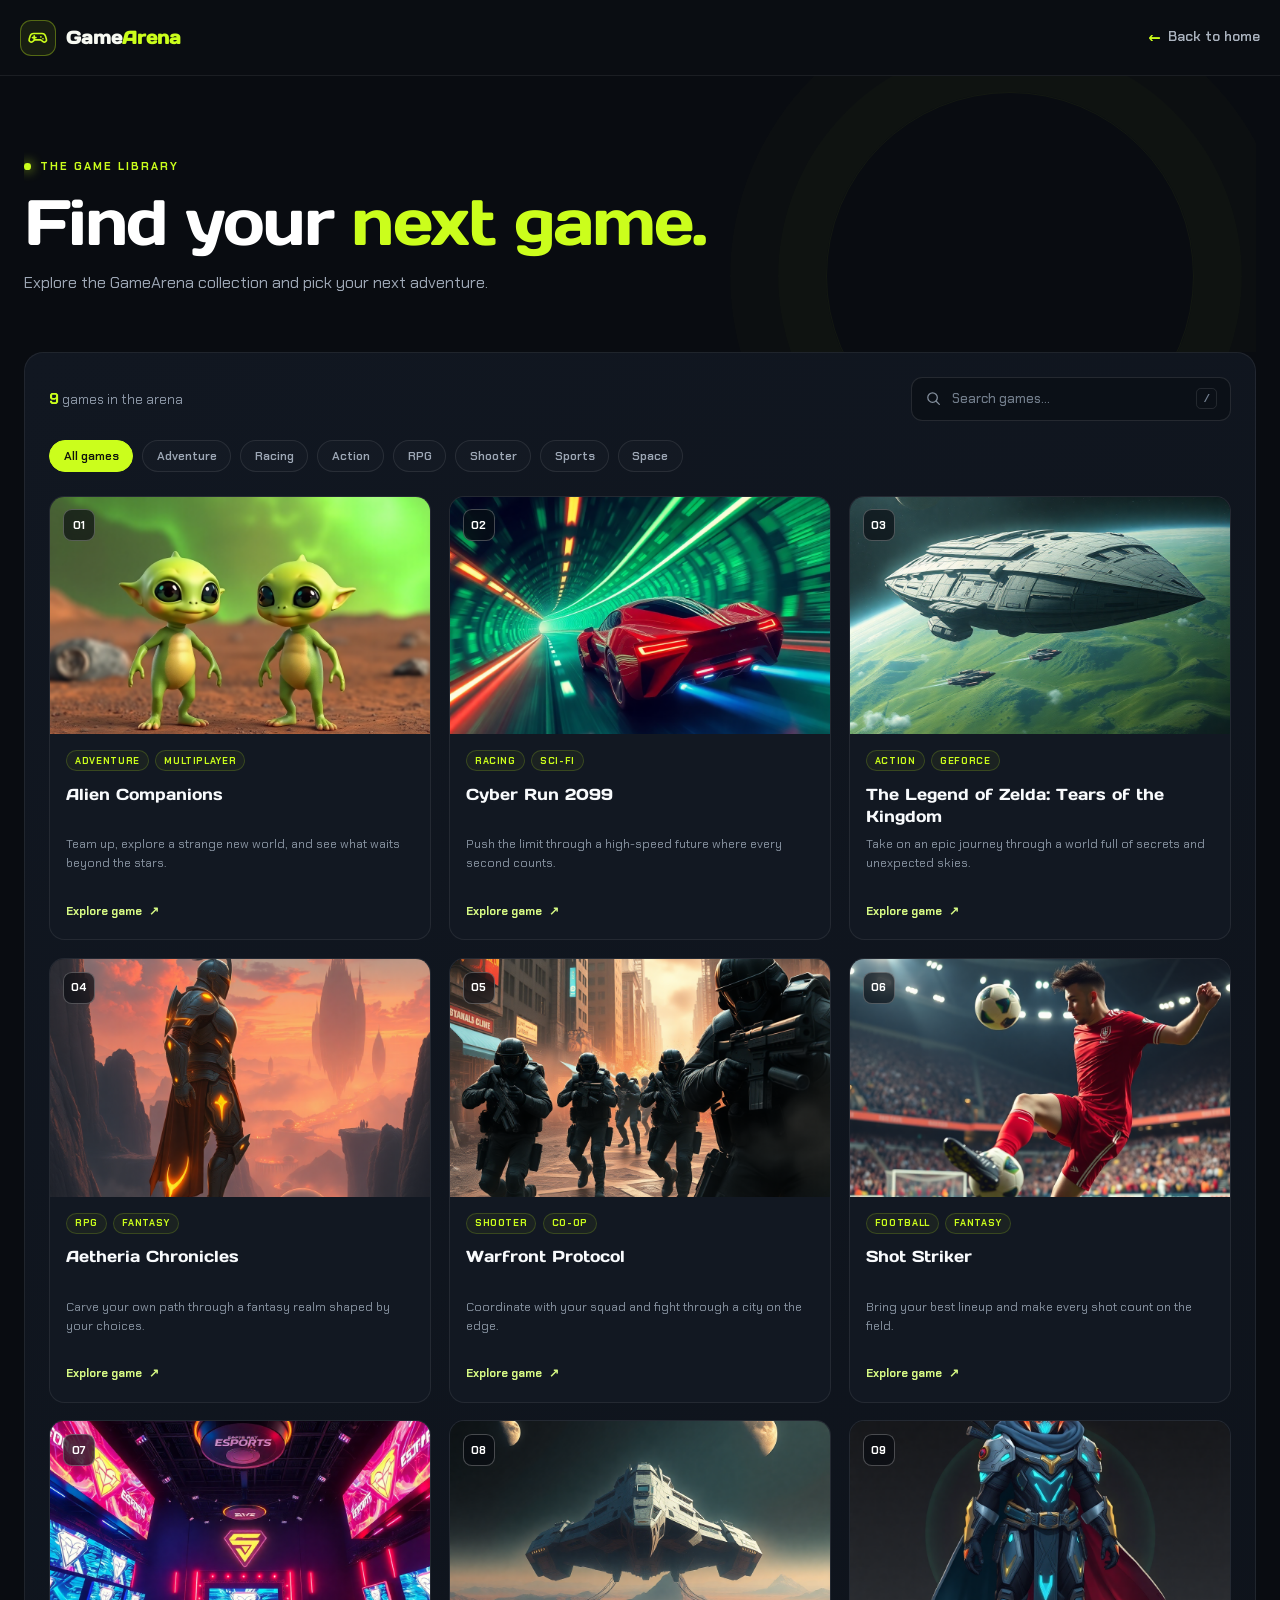
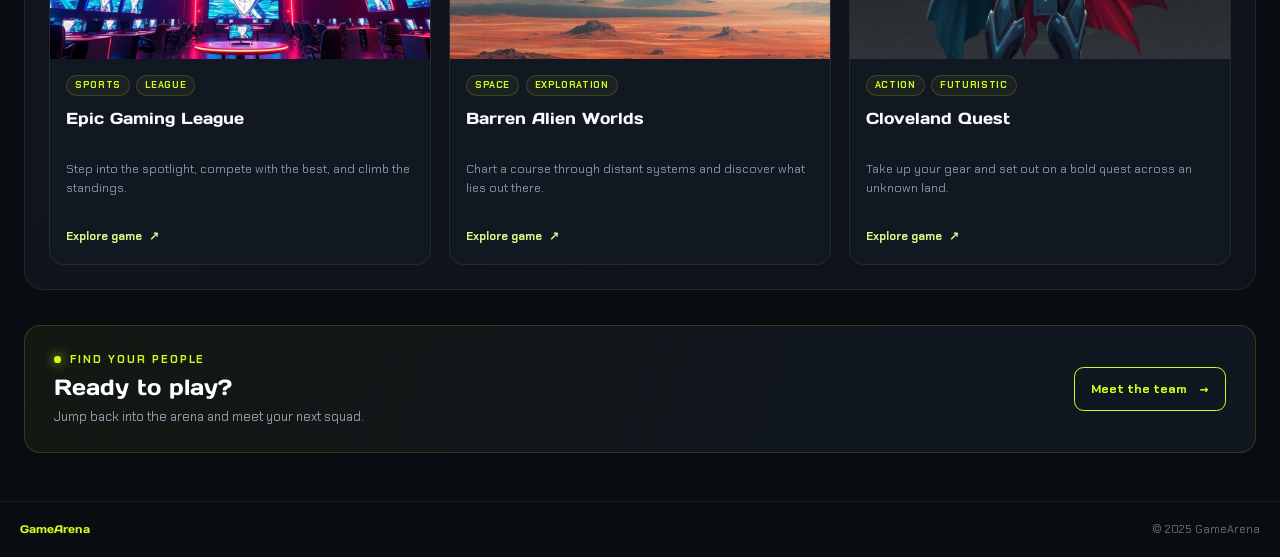
<file: games.html>
<!doctype html>
<html lang="en">
  <head>
    <meta charset="UTF-8" />
    <meta name="viewport" content="width=device-width, initial-scale=1.0" />
    <meta name="theme-color" content="#0b0e13" />
    <title>All Games | GameArena</title>
    <link rel="icon" href="./favicon.png" />
    <link rel="preconnect" href="https://fonts.googleapis.com" />
    <link rel="preconnect" href="https://fonts.gstatic.com" crossorigin />
    <link href="https://fonts.googleapis.com/css2?family=Chakra+Petch:wght@300;400;500;600;700&family=Days+One&display=swap" rel="stylesheet" />
    <link rel="stylesheet" href="./css/index-J_tkNP06.css" />
    <link rel="stylesheet" href="./css/games.css" />
  </head>
  <body class="games-page">
    <header class="games-header">
      <a class="games-brand" href="./index.html" aria-label="GameArena home">
        <span class="games-brand-mark" aria-hidden="true"><svg viewBox="0 0 24 24" fill="none"><path d="M7.3 7.2h9.4a4 4 0 0 1 3.8 2.8l1.1 3.6a2.4 2.4 0 0 1-3.8 2.6l-2.5-1.9H8.7l-2.5 1.9a2.4 2.4 0 0 1-3.8-2.6l1.1-3.6a4 4 0 0 1 3.8-2.8Z" stroke="currentColor" stroke-width="1.8" stroke-linejoin="round"/><path d="M8 9.8v4M6 11.8h4m5.4-.8h.1m2.2 2h.1" stroke="currentColor" stroke-width="1.8" stroke-linecap="round"/></svg></span>
        <span>Game<span>Arena</span></span>
      </a>
      <a class="games-back-link" href="./index.html"><span aria-hidden="true">←</span> Back to home</a>
    </header>

    <main class="games-main">
      <section class="games-intro">
        <p class="games-eyebrow"><span></span> THE GAME LIBRARY</p>
        <h1>Find your <em>next game.</em></h1>
        <p class="games-subtitle">Explore the GameArena collection and pick your next adventure.</p>
      </section>

      <section class="game-browser" aria-label="Browse games">
        <div class="browser-toolbar">
          <div class="game-count" id="game-count" aria-live="polite"><strong>9</strong> games in the arena</div>
          <label class="game-search">
            <svg viewBox="0 0 24 24" fill="none" aria-hidden="true"><circle cx="10.8" cy="10.8" r="6.8" stroke="currentColor" stroke-width="1.8"/><path d="m16 16 4.5 4.5" stroke="currentColor" stroke-width="1.8" stroke-linecap="round"/></svg>
            <input id="game-search" type="search" placeholder="Search games..." aria-label="Search games" />
            <kbd>/</kbd>
          </label>
        </div>
        <div class="game-filters" role="group" aria-label="Filter games by genre">
          <button class="filter-chip is-active" type="button" data-filter="all" aria-pressed="true">All games</button>
          <button class="filter-chip" type="button" data-filter="adventure" aria-pressed="false">Adventure</button>
          <button class="filter-chip" type="button" data-filter="racing" aria-pressed="false">Racing</button>
          <button class="filter-chip" type="button" data-filter="action" aria-pressed="false">Action</button>
          <button class="filter-chip" type="button" data-filter="rpg" aria-pressed="false">RPG</button>
          <button class="filter-chip" type="button" data-filter="shooter" aria-pressed="false">Shooter</button>
          <button class="filter-chip" type="button" data-filter="sports" aria-pressed="false">Sports</button>
          <button class="filter-chip" type="button" data-filter="space" aria-pressed="false">Space</button>
        </div>

        <div class="games-grid" id="games-grid">
          <article class="game-card" data-category="adventure" data-search="alien companions adventure multiplayer sci-fi">
            <div class="game-art"><img src="./imges/latest-games-1-CfV33bjK.png" alt="Two alien companions on a planet beneath a green nebula" loading="lazy" /><span class="game-art-index">01</span><span class="game-art-glow"></span></div>
            <div class="game-info"><div class="game-tags"><span>ADVENTURE</span><span>MULTIPLAYER</span></div><h2>Alien Companions</h2><p>Team up, explore a strange new world, and see what waits beyond the stars.</p><a href="./index.html#latest-games" class="game-card-link">Explore game <span aria-hidden="true">↗</span></a></div>
          </article>
          <article class="game-card" data-category="racing" data-search="cyber run 2099 racing sci-fi cars">
            <div class="game-art"><img src="./imges/latest-games-2-DcGt1MOH.png" alt="A futuristic hover car racing through a neon data tunnel" loading="lazy" /><span class="game-art-index">02</span><span class="game-art-glow"></span></div>
            <div class="game-info"><div class="game-tags"><span>RACING</span><span>SCI-FI</span></div><h2>Cyber Run 2099</h2><p>Push the limit through a high-speed future where every second counts.</p><a href="./index.html#latest-games" class="game-card-link">Explore game <span aria-hidden="true">↗</span></a></div>
          </article>
          <article class="game-card" data-category="action" data-search="the legend of zelda tears of the kingdom action fantasy">
            <div class="game-art"><img src="./imges/latest-games-3-3PuaZ95E.png" alt="An enormous alien mothership above a lush green planet" loading="lazy" /><span class="game-art-index">03</span><span class="game-art-glow"></span></div>
            <div class="game-info"><div class="game-tags"><span>ACTION</span><span>GEFORCE</span></div><h2>The Legend of Zelda: Tears of the Kingdom</h2><p>Take on an epic journey through a world full of secrets and unexpected skies.</p><a href="./index.html#latest-games" class="game-card-link">Explore game <span aria-hidden="true">↗</span></a></div>
          </article>
          <article class="game-card" data-category="rpg" data-search="aetheria chronicles rpg fantasy role playing">
            <div class="game-art"><img src="./imges/latest-games-4-DCWGKdgP.png" alt="A knight overlooking a fantasy landscape with floating islands" loading="lazy" /><span class="game-art-index">04</span><span class="game-art-glow"></span></div>
            <div class="game-info"><div class="game-tags"><span>RPG</span><span>FANTASY</span></div><h2>Aetheria Chronicles</h2><p>Carve your own path through a fantasy realm shaped by your choices.</p><a href="./index.html#latest-games" class="game-card-link">Explore game <span aria-hidden="true">↗</span></a></div>
          </article>
          <article class="game-card" data-category="shooter" data-search="warfront protocol shooter co-op combat">
            <div class="game-art"><img src="./imges/latest-games-5-D0uhM4CW.png" alt="A team of soldiers in tactical gear in a futuristic city" loading="lazy" /><span class="game-art-index">05</span><span class="game-art-glow"></span></div>
            <div class="game-info"><div class="game-tags"><span>SHOOTER</span><span>CO-OP</span></div><h2>Warfront Protocol</h2><p>Coordinate with your squad and fight through a city on the edge.</p><a href="./index.html#latest-games" class="game-card-link">Explore game <span aria-hidden="true">↗</span></a></div>
          </article>
          <article class="game-card" data-category="sports" data-search="shot striker football fantasy sports">
            <div class="game-art"><img src="./imges/latest-games-6-CJaIm3nW.png" alt="A vibrant alien landscape from Shot Striker" loading="lazy" /><span class="game-art-index">06</span><span class="game-art-glow"></span></div>
            <div class="game-info"><div class="game-tags"><span>FOOTBALL</span><span>FANTASY</span></div><h2>Shot Striker</h2><p>Bring your best lineup and make every shot count on the field.</p><a href="./index.html#latest-games" class="game-card-link">Explore game <span aria-hidden="true">↗</span></a></div>
          </article>
          <article class="game-card" data-category="sports" data-search="epic gaming league sports competition">
            <div class="game-art"><img src="./imges/latest-games-7-C9aSwQWa.png" alt="A futuristic racing scene for Epic Gaming League" loading="lazy" /><span class="game-art-index">07</span><span class="game-art-glow"></span></div>
            <div class="game-info"><div class="game-tags"><span>SPORTS</span><span>LEAGUE</span></div><h2>Epic Gaming League</h2><p>Step into the spotlight, compete with the best, and climb the standings.</p><a href="./index.html#latest-games" class="game-card-link">Explore game <span aria-hidden="true">↗</span></a></div>
          </article>
          <article class="game-card" data-category="space" data-search="barren alien worlds space exploration">
            <div class="game-art"><img src="./imges/latest-games-8-CDS2WV4Q.png" alt="A massive mothership over a green planet with smaller ships nearby" loading="lazy" /><span class="game-art-index">08</span><span class="game-art-glow"></span></div>
            <div class="game-info"><div class="game-tags"><span>SPACE</span><span>EXPLORATION</span></div><h2>Barren Alien Worlds</h2><p>Chart a course through distant systems and discover what lies out there.</p><a href="./index.html#latest-games" class="game-card-link">Explore game <span aria-hidden="true">↗</span></a></div>
          </article>
          <article class="game-card" data-category="action" data-search="cloveland quest action futuristic adventure">
            <div class="game-art"><img src="./imges/latest-games-9-BhBeVXRH.png" alt="A futuristic armored knight overlooking a fantasy landscape" loading="lazy" /><span class="game-art-index">09</span><span class="game-art-glow"></span></div>
            <div class="game-info"><div class="game-tags"><span>ACTION</span><span>FUTURISTIC</span></div><h2>Cloveland Quest</h2><p>Take up your gear and set out on a bold quest across an unknown land.</p><a href="./index.html#latest-games" class="game-card-link">Explore game <span aria-hidden="true">↗</span></a></div>
          </article>
        </div>
        <div class="games-empty" id="games-empty" hidden><span aria-hidden="true">⌕</span><h2>No games found</h2><p>Try another title or choose a different genre.</p></div>
      </section>
      <section class="games-cta"><div><p class="games-eyebrow"><span></span> FIND YOUR PEOPLE</p><h2>Ready to play?</h2><p>Jump back into the arena and meet your next squad.</p></div><a href="./index.html#team-members">Meet the team <span aria-hidden="true">→</span></a></section>
    </main>
    <footer class="games-footer"><a href="./index.html">GameArena</a><span>© 2025 GameArena</span></footer>
    <script defer src="./js/games.js"></script>
  </body>
</html>
</file>
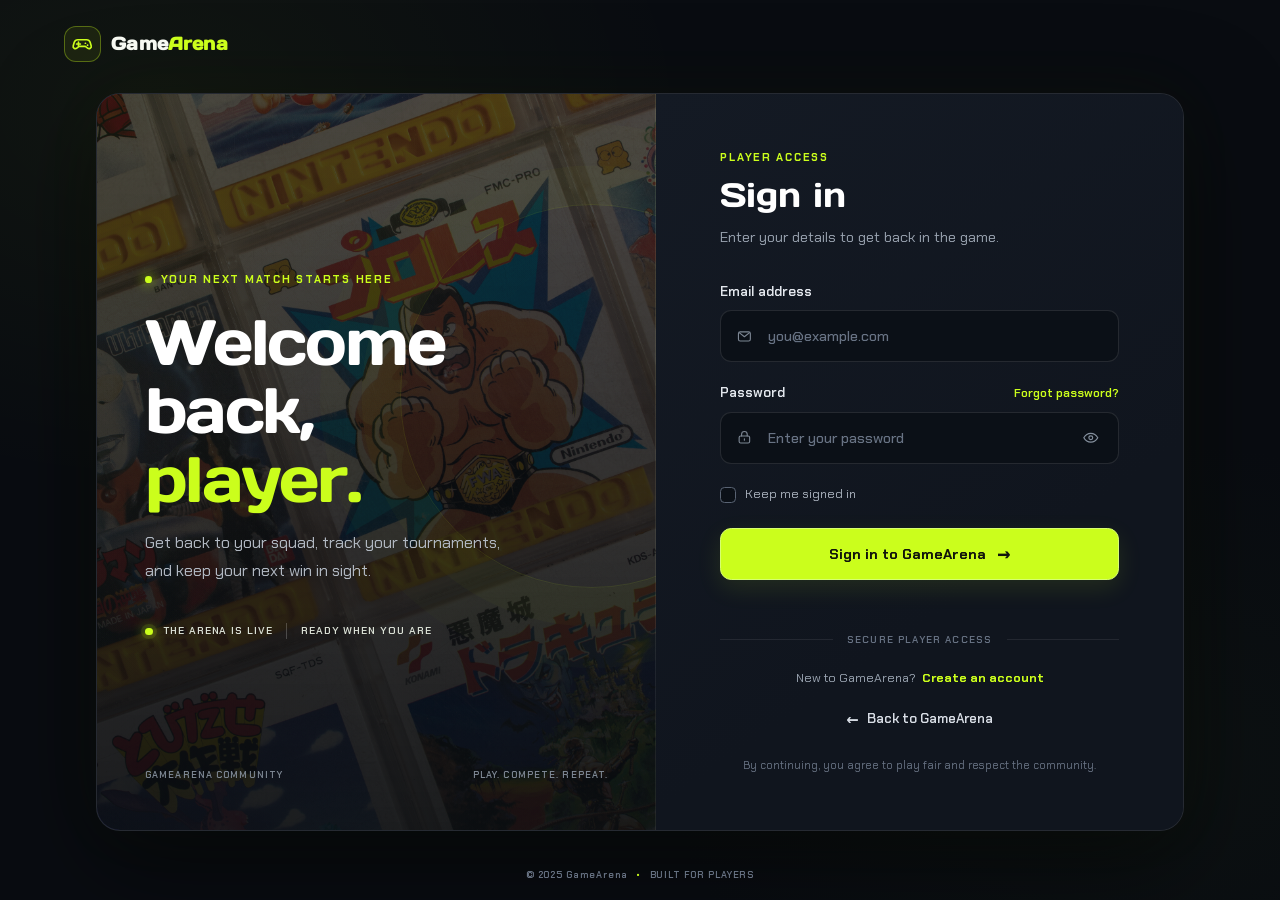
<file: sign-in.html>
<!doctype html>
<html lang="en">
  <head>
    <meta charset="UTF-8" />
    <meta name="viewport" content="width=device-width, initial-scale=1.0" />
    <meta name="theme-color" content="#0b0e13" />
    <title>Sign In | GameArena</title>
    <link rel="icon" href="./favicon.png" />
    <link rel="preconnect" href="https://fonts.googleapis.com" />
    <link rel="preconnect" href="https://fonts.gstatic.com" crossorigin />
    <link href="https://fonts.googleapis.com/css2?family=Chakra+Petch:wght@300;400;500;600;700&family=Days+One&display=swap" rel="stylesheet" />
    <link rel="stylesheet" href="./css/index-J_tkNP06.css" />
    <link rel="stylesheet" href="./css/sign-in.css" />
  </head>
  <body class="signin-page">
    <main class="signin-layout">
      <a class="signin-brand" href="./index.html" aria-label="GameArena home">
        <span class="brand-mark" aria-hidden="true">
          <svg viewBox="0 0 24 24" fill="none"><path d="M7.3 7.2h9.4a4 4 0 0 1 3.8 2.8l1.1 3.6a2.4 2.4 0 0 1-3.8 2.6l-2.5-1.9H8.7l-2.5 1.9a2.4 2.4 0 0 1-3.8-2.6l1.1-3.6a4 4 0 0 1 3.8-2.8Z" stroke="currentColor" stroke-width="1.8" stroke-linejoin="round"/><path d="M8 9.8v4M6 11.8h4m5.4-.8h.1m2.2 2h.1" stroke="currentColor" stroke-width="1.8" stroke-linecap="round"/></svg>
        </span>
        <span>Game<span>Arena</span></span>
      </a>

      <section class="signin-card" aria-label="Sign in to GameArena">
        <aside class="signin-feature">
          <div class="feature-glow" aria-hidden="true"></div>
          <div class="feature-content">
            <p class="feature-kicker"><span></span> YOUR NEXT MATCH STARTS HERE</p>
            <h1>Welcome back,<br /><em>player.</em></h1>
            <p class="feature-description">Get back to your squad, track your tournaments, and keep your next win in sight.</p>
            <div class="feature-status"><span class="status-pulse"></span><span>THE ARENA IS LIVE</span><span class="status-divider"></span><span>READY WHEN YOU ARE</span></div>
          </div>
          <div class="feature-bottom"><span>GAMEARENA COMMUNITY</span><span>PLAY. COMPETE. REPEAT.</span></div>
        </aside>

        <div class="signin-form-panel">
          <a class="mobile-brand" href="./index.html" aria-label="GameArena home">
            <span class="brand-mark" aria-hidden="true"><svg viewBox="0 0 24 24" fill="none"><path d="M7.3 7.2h9.4a4 4 0 0 1 3.8 2.8l1.1 3.6a2.4 2.4 0 0 1-3.8 2.6l-2.5-1.9H8.7l-2.5 1.9a2.4 2.4 0 0 1-3.8-2.6l1.1-3.6a4 4 0 0 1 3.8-2.8Z" stroke="currentColor" stroke-width="1.8" stroke-linejoin="round"/><path d="M8 9.8v4M6 11.8h4m5.4-.8h.1m2.2 2h.1" stroke="currentColor" stroke-width="1.8" stroke-linecap="round"/></svg></span>
            <span>Game<span>Arena</span></span>
          </a>
          <div class="form-heading">
            <p class="form-eyebrow">PLAYER ACCESS</p>
            <h2>Sign in</h2>
            <p>Enter your details to get back in the game.</p>
          </div>

          <form id="signin-form" novalidate>
            <label class="field-label" for="email">Email address</label>
            <div class="input-wrap">
              <svg class="input-icon" viewBox="0 0 24 24" fill="none" aria-hidden="true"><rect x="3.5" y="5.5" width="17" height="13" rx="2.5" stroke="currentColor" stroke-width="1.6"/><path d="m5 7 7 5.5L19 7" stroke="currentColor" stroke-width="1.6" stroke-linecap="round" stroke-linejoin="round"/></svg>
              <input id="email" name="email" type="email" placeholder="you@example.com" autocomplete="email" required />
            </div>

            <div class="password-label-row">
              <label class="field-label" for="password">Password</label>
              <button class="text-link" id="forgot-password" type="button">Forgot password?</button>
            </div>
            <div class="input-wrap">
              <svg class="input-icon" viewBox="0 0 24 24" fill="none" aria-hidden="true"><rect x="4.5" y="10" width="15" height="10" rx="2.2" stroke="currentColor" stroke-width="1.6"/><path d="M8 10V7.5a4 4 0 1 1 8 0V10m-4 4v2" stroke="currentColor" stroke-width="1.6" stroke-linecap="round"/></svg>
              <input id="password" name="password" type="password" placeholder="Enter your password" autocomplete="current-password" required />
              <button class="password-toggle" id="toggle-password" type="button" aria-label="Show password" aria-pressed="false">
                <svg class="eye-open" viewBox="0 0 24 24" fill="none" aria-hidden="true"><path d="M2.5 12s3.3-6 9.5-6 9.5 6 9.5 6-3.3 6-9.5 6-9.5-6-9.5-6Z" stroke="currentColor" stroke-width="1.6"/><circle cx="12" cy="12" r="2.6" stroke="currentColor" stroke-width="1.6"/></svg>
                <svg class="eye-closed" viewBox="0 0 24 24" fill="none" aria-hidden="true" hidden><path d="m3 3 18 18M10.6 6.2c.5-.1.9-.2 1.4-.2 6.2 0 9.5 6 9.5 6a16 16 0 0 1-3 3.5M6.2 6.2C3.8 7.7 2.5 12 2.5 12s3.3 6 9.5 6c.9 0 1.7-.1 2.4-.4M9.9 9.9a3 3 0 0 0 4.2 4.2" stroke="currentColor" stroke-width="1.6" stroke-linecap="round" stroke-linejoin="round"/></svg>
              </button>
            </div>

            <div class="form-options">
              <label class="remember-option"><input type="checkbox" name="remember" /><span class="custom-check"></span><span>Keep me signed in</span></label>
            </div>

            <button class="signin-submit" type="submit">Sign in to GameArena <span aria-hidden="true">→</span></button>
            <p class="form-message" id="form-message" role="status" aria-live="polite"></p>
          </form>

          <div class="form-divider"><span>SECURE PLAYER ACCESS</span></div>
          <p class="account-switch">New to GameArena? <a href="./sign-up.html">Create an account</a></p>
          <a class="back-home" href="./index.html"><span aria-hidden="true">←</span> Back to GameArena</a>
          <p class="signin-legal">By continuing, you agree to play fair and respect the community.</p>
        </div>
      </section>
      <p class="page-copyright">© 2025 GameArena <span>•</span> BUILT FOR PLAYERS</p>
    </main>
    <script defer src="./js/sign-in.js"></script>
  </body>
</html>
</file>
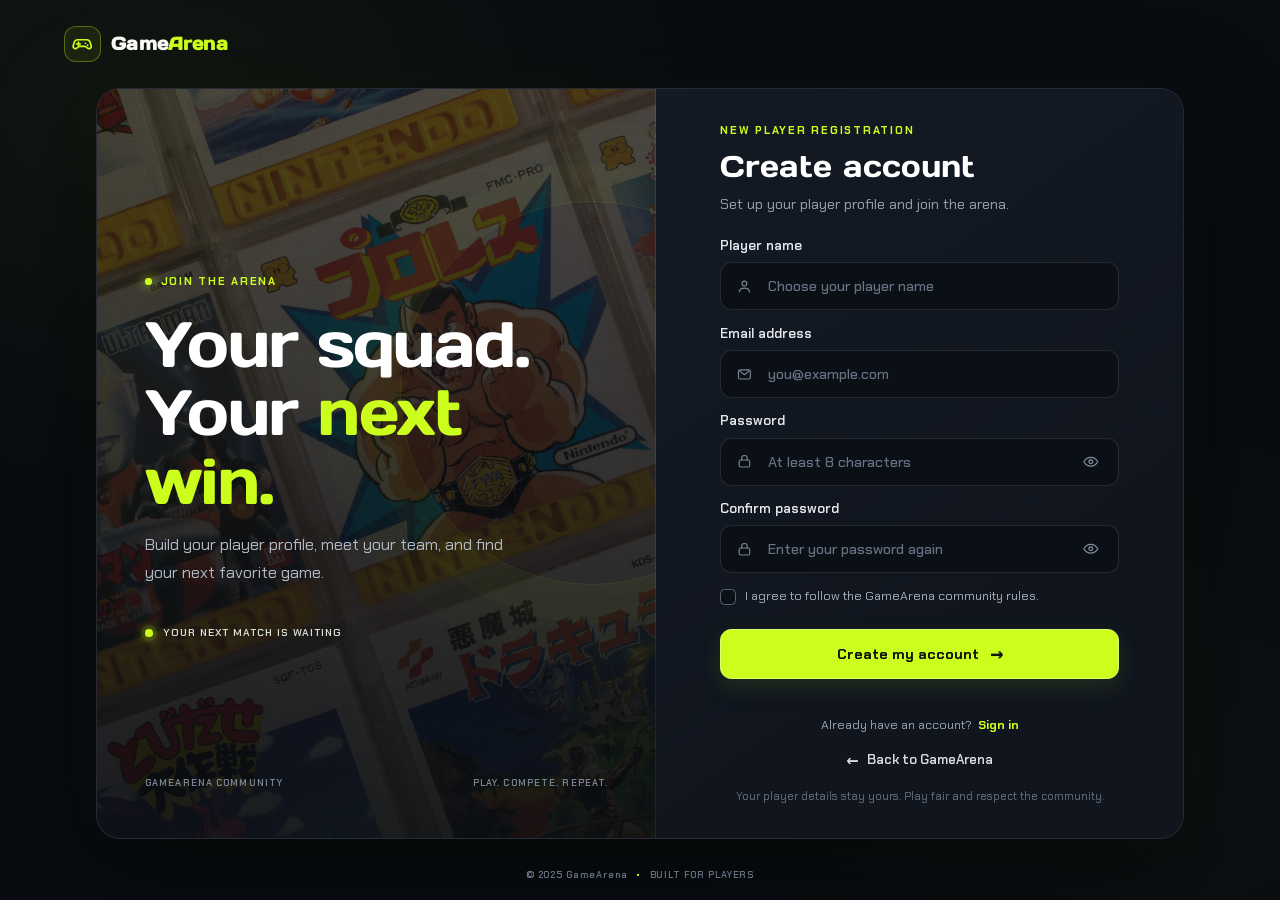
<file: sign-up.html>
<!doctype html>
<html lang="en">
  <head>
    <meta charset="UTF-8" />
    <meta name="viewport" content="width=device-width, initial-scale=1.0" />
    <meta name="theme-color" content="#0b0e13" />
    <title>Create Account | GameArena</title>
    <link rel="icon" href="./favicon.png" />
    <link rel="preconnect" href="https://fonts.googleapis.com" />
    <link rel="preconnect" href="https://fonts.gstatic.com" crossorigin />
    <link href="https://fonts.googleapis.com/css2?family=Chakra+Petch:wght@300;400;500;600;700&family=Days+One&display=swap" rel="stylesheet" />
    <link rel="stylesheet" href="./css/index-J_tkNP06.css" />
    <link rel="stylesheet" href="./css/sign-in.css" />
    <link rel="stylesheet" href="./css/sign-up.css" />
  </head>
  <body class="signin-page signup-page">
    <main class="signin-layout">
      <a class="signin-brand" href="./index.html" aria-label="GameArena home">
        <span class="brand-mark" aria-hidden="true"><svg viewBox="0 0 24 24" fill="none"><path d="M7.3 7.2h9.4a4 4 0 0 1 3.8 2.8l1.1 3.6a2.4 2.4 0 0 1-3.8 2.6l-2.5-1.9H8.7l-2.5 1.9a2.4 2.4 0 0 1-3.8-2.6l1.1-3.6a4 4 0 0 1 3.8-2.8Z" stroke="currentColor" stroke-width="1.8" stroke-linejoin="round"/><path d="M8 9.8v4M6 11.8h4m5.4-.8h.1m2.2 2h.1" stroke="currentColor" stroke-width="1.8" stroke-linecap="round"/></svg></span>
        <span>Game<span>Arena</span></span>
      </a>

      <section class="signin-card" aria-label="Create a GameArena account">
        <aside class="signin-feature signup-feature">
          <div class="feature-glow" aria-hidden="true"></div>
          <div class="feature-content">
            <p class="feature-kicker"><span></span> JOIN THE ARENA</p>
            <h1>Your squad.<br />Your <em>next win.</em></h1>
            <p class="feature-description">Build your player profile, meet your team, and find your next favorite game.</p>
            <div class="feature-status"><span class="status-pulse"></span><span>YOUR NEXT MATCH IS WAITING</span></div>
          </div>
          <div class="feature-bottom"><span>GAMEARENA COMMUNITY</span><span>PLAY. COMPETE. REPEAT.</span></div>
        </aside>

        <div class="signin-form-panel signup-form-panel">
          <a class="mobile-brand" href="./index.html" aria-label="GameArena home">
            <span class="brand-mark" aria-hidden="true"><svg viewBox="0 0 24 24" fill="none"><path d="M7.3 7.2h9.4a4 4 0 0 1 3.8 2.8l1.1 3.6a2.4 2.4 0 0 1-3.8 2.6l-2.5-1.9H8.7l-2.5 1.9a2.4 2.4 0 0 1-3.8-2.6l1.1-3.6a4 4 0 0 1 3.8-2.8Z" stroke="currentColor" stroke-width="1.8" stroke-linejoin="round"/><path d="M8 9.8v4M6 11.8h4m5.4-.8h.1m2.2 2h.1" stroke="currentColor" stroke-width="1.8" stroke-linecap="round"/></svg></span>
            <span>Game<span>Arena</span></span>
          </a>
          <div class="form-heading">
            <p class="form-eyebrow">NEW PLAYER REGISTRATION</p>
            <h2>Create account</h2>
            <p>Set up your player profile and join the arena.</p>
          </div>

          <form id="signup-form" novalidate>
            <label class="field-label" for="player-name">Player name</label>
            <div class="input-wrap">
              <svg class="input-icon" viewBox="0 0 24 24" fill="none" aria-hidden="true"><circle cx="12" cy="8" r="3.5" stroke="currentColor" stroke-width="1.6"/><path d="M4.5 20c.5-3.5 3.3-5.5 7.5-5.5s7 2 7.5 5.5" stroke="currentColor" stroke-width="1.6" stroke-linecap="round"/></svg>
              <input id="player-name" name="playerName" type="text" placeholder="Choose your player name" autocomplete="nickname" minlength="3" maxlength="24" required />
            </div>

            <label class="field-label" for="signup-email">Email address</label>
            <div class="input-wrap">
              <svg class="input-icon" viewBox="0 0 24 24" fill="none" aria-hidden="true"><rect x="3.5" y="5.5" width="17" height="13" rx="2.5" stroke="currentColor" stroke-width="1.6"/><path d="m5 7 7 5.5L19 7" stroke="currentColor" stroke-width="1.6" stroke-linecap="round" stroke-linejoin="round"/></svg>
              <input id="signup-email" name="email" type="email" placeholder="you@example.com" autocomplete="email" required />
            </div>

            <label class="field-label" for="signup-password">Password</label>
            <div class="input-wrap">
              <svg class="input-icon" viewBox="0 0 24 24" fill="none" aria-hidden="true"><rect x="4.5" y="10" width="15" height="10" rx="2.2" stroke="currentColor" stroke-width="1.6"/><path d="M8 10V7.5a4 4 0 1 1 8 0V10" stroke="currentColor" stroke-width="1.6" stroke-linecap="round"/></svg>
              <input id="signup-password" name="password" type="password" placeholder="At least 8 characters" autocomplete="new-password" minlength="8" required />
              <button class="password-toggle" type="button" data-password-toggle="signup-password" aria-label="Show password" aria-pressed="false">
                <svg class="eye-open" viewBox="0 0 24 24" fill="none" aria-hidden="true"><path d="M2.5 12s3.3-6 9.5-6 9.5 6 9.5 6-3.3 6-9.5 6-9.5-6-9.5-6Z" stroke="currentColor" stroke-width="1.6"/><circle cx="12" cy="12" r="2.6" stroke="currentColor" stroke-width="1.6"/></svg>
                <svg class="eye-closed" viewBox="0 0 24 24" fill="none" aria-hidden="true" hidden><path d="m3 3 18 18M10.6 6.2c.5-.1.9-.2 1.4-.2 6.2 0 9.5 6 9.5 6a16 16 0 0 1-3 3.5M6.2 6.2C3.8 7.7 2.5 12 2.5 12s3.3 6 9.5 6c.9 0 1.7-.1 2.4-.4M9.9 9.9a3 3 0 0 0 4.2 4.2" stroke="currentColor" stroke-width="1.6" stroke-linecap="round" stroke-linejoin="round"/></svg>
              </button>
            </div>

            <label class="field-label" for="confirm-password">Confirm password</label>
            <div class="input-wrap">
              <svg class="input-icon" viewBox="0 0 24 24" fill="none" aria-hidden="true"><rect x="4.5" y="10" width="15" height="10" rx="2.2" stroke="currentColor" stroke-width="1.6"/><path d="M8 10V7.5a4 4 0 1 1 8 0V10" stroke="currentColor" stroke-width="1.6" stroke-linecap="round"/></svg>
              <input id="confirm-password" name="confirmPassword" type="password" placeholder="Enter your password again" autocomplete="new-password" required />
              <button class="password-toggle" type="button" data-password-toggle="confirm-password" aria-label="Show confirm password" aria-pressed="false">
                <svg class="eye-open" viewBox="0 0 24 24" fill="none" aria-hidden="true"><path d="M2.5 12s3.3-6 9.5-6 9.5 6 9.5 6-3.3 6-9.5 6-9.5-6-9.5-6Z" stroke="currentColor" stroke-width="1.6"/><circle cx="12" cy="12" r="2.6" stroke="currentColor" stroke-width="1.6"/></svg>
                <svg class="eye-closed" viewBox="0 0 24 24" fill="none" aria-hidden="true" hidden><path d="m3 3 18 18M10.6 6.2c.5-.1.9-.2 1.4-.2 6.2 0 9.5 6 9.5 6a16 16 0 0 1-3 3.5M6.2 6.2C3.8 7.7 2.5 12 2.5 12s3.3 6 9.5 6c.9 0 1.7-.1 2.4-.4M9.9 9.9a3 3 0 0 0 4.2 4.2" stroke="currentColor" stroke-width="1.6" stroke-linecap="round" stroke-linejoin="round"/></svg>
              </button>
            </div>

            <div class="signup-terms">
              <label class="remember-option"><input id="community-rules" type="checkbox" required /><span class="custom-check"></span><span>I agree to follow the GameArena community rules.</span></label>
            </div>
            <button class="signin-submit" type="submit">Create my account <span aria-hidden="true">→</span></button>
            <p class="form-message" id="signup-message" role="status" aria-live="polite"></p>
          </form>

          <p class="account-switch">Already have an account? <a href="./sign-in.html">Sign in</a></p>
          <a class="back-home" href="./index.html"><span aria-hidden="true">←</span> Back to GameArena</a>
          <p class="signin-legal">Your player details stay yours. Play fair and respect the community.</p>
        </div>
      </section>
      <p class="page-copyright">© 2025 GameArena <span>•</span> BUILT FOR PLAYERS</p>
    </main>
    <script defer src="./js/sign-up.js"></script>
  </body>
</html>
</file>
<file: css/games.css>
.games-page{min-height:100vh;background:#090c11;color:#f1f1f1;font-family:"Chakra Petch",sans-serif}.games-header{position:sticky;top:0;z-index:20;display:flex;height:4.75rem;align-items:center;justify-content:space-between;padding:0 max(1.25rem,calc((100vw - 80rem)/2));border-bottom:1px solid #ffffff12;background:#0b0e13ed;backdrop-filter:blur(16px)}.games-brand{display:flex;align-items:center;gap:.65rem;color:#f7f9f2;font:700 1.1rem/1 "Days One",sans-serif}.games-brand>span:last-child>span{color:#cbfe1c}.games-brand-mark{display:grid;width:2.25rem;height:2.25rem;place-items:center;border:1px solid #cbfe1c55;border-radius:.7rem;background:#cbfe1c12;color:#cbfe1c}.games-brand-mark svg{width:1.35rem;height:1.35rem}.games-back-link{display:inline-flex;align-items:center;gap:.5rem;color:#aab2be;font-size:.85rem;font-weight:600;transition:color .2s}.games-back-link span{color:#cbfe1c;font-size:1.1rem}.games-back-link:hover{color:#cbfe1c}.games-main{width:min(80rem,calc(100% - 3rem));margin:0 auto}.games-intro{position:relative;overflow:hidden;padding:5.2rem 0 3.5rem}.games-intro:after{position:absolute;top:1rem;right:5%;width:23rem;height:23rem;border:1px solid #cbfe1c0d;border-radius:50%;box-shadow:0 0 0 3rem #cbfe1c04,0 0 0 6rem #cbfe1c03;content:"";pointer-events:none}.games-eyebrow{display:flex;align-items:center;gap:.6rem;color:#cbfe1c;font:700 .68rem/1.4 "Chakra Petch",sans-serif;letter-spacing:.18em}.games-eyebrow span{width:.42rem;height:.42rem;border-radius:50%;background:#cbfe1c;box-shadow:0 0 12px #cbfe1c}.games-intro h1{position:relative;z-index:1;margin:.8rem 0 .7rem;color:#fff;font:400 clamp(2.3rem,5vw,4rem)/1.12 "Days One",sans-serif;letter-spacing:-.04em}.games-intro h1 em{color:#cbfe1c;font-style:normal}.games-subtitle{color:#9da7b5;font-size:1rem;line-height:1.6}.game-browser{padding:1.5rem;border:1px solid #ffffff12;border-radius:1.2rem;background:linear-gradient(145deg,#111721,#0e131b)}.browser-toolbar{display:flex;align-items:center;justify-content:space-between;gap:1rem;margin-bottom:1.2rem}.game-count{color:#8d98a7;font-size:.82rem}.game-count strong{color:#cbfe1c;font-size:1rem}.game-search{display:flex;width:min(20rem,100%);height:2.75rem;align-items:center;gap:.65rem;padding:0 .8rem;border:1px solid #ffffff1b;border-radius:.7rem;background:#0b1017;color:#85909e}.game-search:focus-within{border-color:#cbfe1c88;box-shadow:0 0 0 3px #cbfe1c12}.game-search svg{width:1.05rem;height:1.05rem;flex:none}.game-search input{width:100%;min-width:0;border:0;outline:none;background:transparent;color:#f2f4f6;font:500 .82rem/1 "Chakra Petch",sans-serif}.game-search input::placeholder{color:#707b89}.game-search kbd{display:grid;width:1.3rem;height:1.3rem;flex:none;place-items:center;border:1px solid #ffffff1a;border-radius:.3rem;color:#748091;font:600 .7rem/1 "Chakra Petch",sans-serif}.game-filters{display:flex;flex-wrap:wrap;gap:.55rem;margin-bottom:1.5rem}.filter-chip{padding:.48rem .85rem;border:1px solid #ffffff16;border-radius:999px;background:#ffffff04;color:#9da7b5;font:600 .75rem/1.2 "Chakra Petch",sans-serif;cursor:pointer;transition:border .2s,color .2s,background .2s}.filter-chip:hover{border-color:#cbfe1c66;color:#cbfe1c}.filter-chip.is-active{border-color:#cbfe1c;background:#cbfe1c;color:#10150b}.games-grid{display:grid;grid-template-columns:repeat(3,minmax(0,1fr));gap:1.1rem}.game-card{overflow:hidden;border:1px solid #ffffff13;border-radius:.95rem;background:#121822;transition:transform .25s,border-color .25s,box-shadow .25s}.game-card:hover{transform:translateY(-4px);border-color:#cbfe1c55;box-shadow:0 14px 35px #0005,0 0 25px #cbfe1c0c}.game-art{position:relative;overflow:hidden;aspect-ratio:16/10;background:#171f2a}.game-art img{width:100%;height:100%;object-fit:cover;transition:transform .5s,filter .5s}.game-card:hover .game-art img{transform:scale(1.045);filter:saturate(1.12)}.game-art-index{position:absolute;top:.8rem;left:.8rem;z-index:1;display:grid;width:2rem;height:2rem;place-items:center;border:1px solid #ffffff40;border-radius:.55rem;background:#080c11a8;color:#fff;font:700 .7rem/1 "Chakra Petch",sans-serif;backdrop-filter:blur(8px)}.game-art-glow{position:absolute;inset:45% 0 0;background:linear-gradient(transparent,#cbfe1c17);opacity:0;transition:opacity .25s}.game-card:hover .game-art-glow{opacity:1}.game-info{padding:1rem 1rem 1.1rem}.game-tags{display:flex;flex-wrap:wrap;gap:.4rem;margin-bottom:.7rem}.game-tags span{padding:.28rem .5rem;border:1px solid #cbfe1c2c;border-radius:999px;background:#cbfe1c0c;color:#cbfe1c;font:700 .58rem/1.1 "Chakra Petch",sans-serif;letter-spacing:.07em}.game-info h2{min-height:2.8rem;margin:0 0 .5rem;color:#f8fafc;font:400 1rem/1.4 "Days One",sans-serif}.game-info p{min-height:3.1rem;margin:0 0 .8rem;color:#8994a2;font-size:.77rem;line-height:1.55}.game-card-link{display:inline-flex;align-items:center;gap:.45rem;color:#d5f884;font:700 .72rem/1.3 "Chakra Petch",sans-serif}.game-card-link span{transition:transform .2s}.game-card-link:hover{color:#cbfe1c}.game-card-link:hover span{transform:translate(2px,-2px)}.game-card[hidden]{display:none}.games-empty{padding:4rem 1rem;text-align:center}.games-empty[hidden]{display:none}.games-empty>span{display:block;margin-bottom:.4rem;color:#cbfe1c;font-size:2rem}.games-empty h2{color:#fff;font:400 1.4rem/1.3 "Days One",sans-serif}.games-empty p{margin-top:.5rem;color:#8994a2;font-size:.85rem}.games-cta{display:flex;align-items:center;justify-content:space-between;gap:1.5rem;margin:2.2rem 0 3rem;padding:1.6rem 1.8rem;border:1px solid #cbfe1c2a;border-radius:1rem;background:linear-gradient(110deg,#cbfe1c0d,#111720 68%)}.games-cta h2{margin:.4rem 0;color:#fff;font:400 1.35rem/1.25 "Days One",sans-serif}.games-cta>div>p:last-child{color:#929dac;font-size:.8rem}.games-cta>a{display:inline-flex;align-items:center;gap:.8rem;white-space:nowrap;padding:.75rem 1rem;border:1px solid #cbfe1c;border-radius:.6rem;color:#cbfe1c;font-size:.78rem;font-weight:700;transition:background .2s,color .2s}.games-cta>a:hover{background:#cbfe1c;color:#10150b}.games-footer{display:flex;justify-content:space-between;padding:1.2rem max(1.25rem,calc((100vw - 80rem)/2));border-top:1px solid #ffffff12;color:#667181;font-size:.7rem}.games-footer a{color:#cbfe1c;font-family:"Days One",sans-serif}.games-footer a:hover{color:#e0ff89}@media(max-width:900px){.games-grid{grid-template-columns:repeat(2,minmax(0,1fr))}.games-intro{padding:4rem 0 2.7rem}}@media(max-width:600px){.games-header{height:4.25rem;padding:0 1rem}.games-brand{font-size:.95rem}.games-back-link{font-size:.75rem}.games-main{width:calc(100% - 1.5rem)}.games-intro{padding:3rem 0 2rem}.games-intro h1{font-size:2.25rem}.games-subtitle{max-width:23rem;font-size:.9rem}.game-browser{padding:.8rem;border-radius:.9rem}.browser-toolbar{align-items:flex-start;flex-direction:column-reverse}.game-search{width:100%}.game-filters{flex-wrap:nowrap;overflow:auto;padding-bottom:.35rem;scrollbar-width:thin}.filter-chip{flex:none}.games-grid{grid-template-columns:1fr;gap:.8rem}.game-card{display:grid;grid-template-columns:42% 58%}.game-art{height:100%;min-height:12.5rem;aspect-ratio:auto}.game-info{display:flex;flex-direction:column;align-items:flex-start;justify-content:center;padding:.75rem}.game-tags{gap:.25rem;margin-bottom:.5rem}.game-tags span{padding:.25rem .4rem;font-size:.52rem}.game-info h2{min-height:0;margin-bottom:.4rem;font-size:.86rem}.game-info p{min-height:0;margin-bottom:.5rem;font-size:.68rem;line-height:1.4}.game-card-link{font-size:.66rem}.games-cta{align-items:flex-start;flex-direction:column;margin:1.2rem 0 2rem;padding:1.2rem}.games-footer{padding:1rem}.game-art-index{top:.55rem;left:.55rem;width:1.7rem;height:1.7rem;font-size:.62rem}}@media(max-width:360px){.game-card{grid-template-columns:38% 62%}.game-art{min-height:13rem}.game-info p{font-size:.64rem}}
</file>
<file: css/sign-in.css>
:root{color-scheme:dark}.signin-page{min-height:100vh;background:#090c11;color:#f1f1f1;font-family:"Chakra Petch",sans-serif}.signin-layout{position:relative;display:flex;min-height:100vh;flex-direction:column;align-items:center;justify-content:center;padding:5rem 1.5rem 3.5rem;background:radial-gradient(ellipse at 12% 12%,#cbfe1c0b,transparent 34%),radial-gradient(ellipse at 90% 85%,#21301926,transparent 30%)}.signin-brand,.mobile-brand{display:inline-flex;align-items:center;gap:.65rem;color:#f7f9f2;font:700 1.15rem/1 "Days One",sans-serif;letter-spacing:.01em}.signin-brand{position:absolute;top:1.6rem;left:max(1.5rem,calc((100vw - 72rem)/2))}.signin-brand>span:last-child>span,.mobile-brand>span:last-child>span{color:#cbfe1c}.brand-mark{display:grid;width:2.3rem;height:2.3rem;place-items:center;border:1px solid #cbfe1c55;border-radius:.75rem;background:#cbfe1c12;color:#cbfe1c}.brand-mark svg{width:1.4rem;height:1.4rem}.signin-card{display:grid;width:min(68rem,100%);min-height:38rem;grid-template-columns:1.03fr .97fr;overflow:hidden;border:1px solid #ffffff17;border-radius:1.5rem;background:#10151e;box-shadow:0 30px 100px #0008,0 0 70px #cbfe1c09}.signin-feature{position:relative;display:flex;min-height:38rem;flex-direction:column;justify-content:space-between;overflow:hidden;padding:3rem;background:linear-gradient(180deg,#080b10b8,#090d11e8),url("../imges/hero-bg-H6PoyNYD.jpg") center/cover}.signin-feature:after{position:absolute;inset:0;z-index:0;border-right:1px solid #ffffff12;background:linear-gradient(135deg,#cbfe1c0b,transparent 50%);content:""}.feature-glow{position:absolute;top:15%;right:-8rem;width:24rem;height:24rem;border:1px solid #cbfe1c1a;border-radius:50%;box-shadow:0 0 0 2.4rem #cbfe1c06,0 0 0 5rem #cbfe1c04}.feature-content,.feature-bottom{position:relative;z-index:1}.feature-content{margin-top:auto;margin-bottom:auto}.feature-kicker,.form-eyebrow{display:flex;align-items:center;gap:.55rem;color:#cbfe1c;font:700 .68rem/1.4 "Chakra Petch",sans-serif;letter-spacing:.16em}.feature-kicker span{width:.42rem;height:.42rem;border-radius:50%;background:#cbfe1c;box-shadow:0 0 12px #cbfe1c}.feature-content h1{margin:1.3rem 0 1rem;color:#fff;font:400 clamp(2.6rem,5vw,4.1rem)/1.07 "Days One",sans-serif;letter-spacing:-.035em}.feature-content h1 em{color:#cbfe1c;font-style:normal}.feature-description{max-width:24rem;color:#b1b8c2;font-size:1rem;line-height:1.75}.feature-status{display:flex;align-items:center;gap:.65rem;margin-top:2.4rem;color:#dce2d7;font:600 .64rem/1.4 "Chakra Petch",sans-serif;letter-spacing:.09em}.status-pulse{width:.48rem;height:.48rem;border-radius:50%;background:#cbfe1c;box-shadow:0 0 0 .25rem #cbfe1c1a,0 0 13px #cbfe1c}.status-divider{width:1px;height:1rem;margin:0 .2rem;background:#ffffff35}.feature-bottom{display:flex;justify-content:space-between;gap:1rem;color:#7f8995;font:600 .58rem/1.4 "Chakra Petch",sans-serif;letter-spacing:.12em}.signin-form-panel{display:flex;flex-direction:column;justify-content:center;padding:3.5rem clamp(2rem,5vw,4.5rem);background:linear-gradient(145deg,#141a24,#10151e 65%)}.mobile-brand{display:none;margin-bottom:2.5rem}.form-heading{margin-bottom:2.2rem}.form-eyebrow{margin-bottom:.65rem}.form-heading h2{color:#fff;font:400 2.15rem/1.2 "Days One",sans-serif}.form-heading>p:last-child{margin-top:.55rem;color:#98a1ae;font-size:.92rem}.field-label{display:block;margin-bottom:.55rem;color:#e3e7ed;font:600 .84rem/1.4 "Chakra Petch",sans-serif}.input-wrap{position:relative;display:flex;align-items:center;margin-bottom:1.35rem}.input-wrap input{width:100%;height:3.25rem;padding:0 3rem 0 2.9rem;border:1px solid #ffffff1b;border-radius:.7rem;outline:none;background:#0b1017;color:#f6f8fa;font:500 .9rem/1 "Chakra Petch",sans-serif;transition:border .2s,box-shadow .2s,background .2s}.input-wrap input::placeholder{color:#687384}.input-wrap input:focus{border-color:#cbfe1c94;background:#0c1117;box-shadow:0 0 0 3px #cbfe1c13}.input-icon{position:absolute;left:1rem;width:1.05rem;height:1.05rem;color:#7d8794;pointer-events:none}.password-label-row{display:flex;align-items:center;justify-content:space-between}.text-link{margin-bottom:.55rem;color:#cbfe1c;font:600 .76rem/1.4 "Chakra Petch",sans-serif;cursor:pointer}.text-link:hover{text-decoration:underline}.password-toggle{position:absolute;right:.85rem;display:grid;width:1.8rem;height:1.8rem;place-items:center;border-radius:.4rem;color:#85909e;cursor:pointer}.password-toggle:hover{color:#cbfe1c}.password-toggle svg{width:1.1rem;height:1.1rem}.form-options{display:flex;align-items:center;justify-content:space-between;margin:.15rem 0 1.5rem}.remember-option{display:inline-flex;align-items:center;gap:.55rem;color:#a9b1bc;font-size:.78rem;cursor:pointer}.remember-option input{position:absolute;width:1px;height:1px;opacity:0}.custom-check{display:grid;width:1rem;height:1rem;place-items:center;border:1px solid #596373;border-radius:.28rem;background:#0b1017}.remember-option input:checked+.custom-check{border-color:#cbfe1c;background:#cbfe1c}.remember-option input:checked+.custom-check:after{width:.27rem;height:.48rem;border:solid #0b0e13;border-width:0 2px 2px 0;content:"";transform:rotate(45deg) translate(-1px,-1px)}.remember-option input:focus-visible+.custom-check{outline:2px solid #cbfe1c;outline-offset:2px}.signin-submit{display:flex;width:100%;height:3.25rem;align-items:center;justify-content:center;gap:.7rem;border:1px solid #d7ff70;border-radius:.7rem;background:#cbfe1c;color:#11150b;font:700 .9rem/1 "Chakra Petch",sans-serif;box-shadow:0 8px 25px #cbfe1c1a;cursor:pointer;transition:transform .18s,box-shadow .18s,background .18s}.signin-submit:hover{transform:translateY(-1px);background:#d6ff49;box-shadow:0 12px 30px #cbfe1c30}.signin-submit span{font-size:1.2rem}.form-message{min-height:1.25rem;margin-top:.75rem;color:#cbfe1c;font-size:.77rem;line-height:1.5}.form-message.is-error{color:#ff8989}.form-divider{display:flex;align-items:center;gap:.9rem;margin:1.35rem 0;color:#687384;font:600 .61rem/1.3 "Chakra Petch",sans-serif;letter-spacing:.12em}.form-divider:before,.form-divider:after{height:1px;flex:1;background:#ffffff14;content:""}.back-home{display:flex;align-items:center;justify-content:center;gap:.55rem;color:#d7dce4;font:600 .83rem/1.4 "Chakra Petch",sans-serif;transition:color .2s}.back-home:hover{color:#cbfe1c}.back-home span{font-size:1.1rem}.signin-legal{margin-top:1.6rem;color:#687384;text-align:center;font-size:.68rem;line-height:1.6}.page-copyright{position:absolute;bottom:1.2rem;color:#687384;font:600 .58rem/1.3 "Chakra Petch",sans-serif;letter-spacing:.1em}.page-copyright span{margin:0 .35rem;color:#cbfe1c}.mobile-signin-link{display:flex;align-items:center;justify-content:space-between;padding:.75rem 1rem;border:1px solid #cbfe1c44;border-radius:.65rem;background:#cbfe1c12;color:#cbfe1c;font-weight:700}.mobile-signin-link:hover{background:#cbfe1c20;color:#cbfe1c}@media(max-width:900px){.signin-layout{padding:5.5rem 1.25rem 3.5rem}.signin-card{width:min(37rem,100%);min-height:0;grid-template-columns:1fr}.signin-feature{display:none}.signin-form-panel{padding:2.5rem clamp(1.5rem,8vw,3.25rem)}.mobile-brand{display:inline-flex}}@media(max-width:480px){.signin-layout{justify-content:flex-start;padding:5rem .85rem 3.5rem}.signin-brand{top:1rem;left:1rem;font-size:1rem}.signin-card{border-radius:1.1rem}.signin-form-panel{padding:1.7rem 1.25rem}.mobile-brand{margin-bottom:2rem}.form-heading{margin-bottom:1.8rem}.form-heading h2{font-size:1.9rem}.page-copyright{bottom:.85rem}}
.account-switch{margin:.1rem 0 1.15rem;color:#9ba5b2;text-align:center;font-size:.78rem;line-height:1.5}.account-switch a{margin-left:.2rem;color:#cbfe1c;font-weight:700}.account-switch a:hover{text-decoration:underline}
</file>
<file: css/sign-up.css>
.signup-page .signin-layout{justify-content:flex-start;padding-top:5.5rem}.signup-page .signin-card{min-height:0}.signup-page .signin-feature{min-height:43rem}.signup-form-panel{padding-top:2.1rem;padding-bottom:2rem}.signup-form-panel .form-heading{margin-bottom:1.35rem}.signup-form-panel .form-heading h2{font-size:1.9rem}.signup-form-panel .input-wrap{margin-bottom:.9rem}.signup-form-panel .input-wrap input{height:3rem}.signup-form-panel .field-label{margin-bottom:.4rem}.signup-terms{margin:.2rem 0 1.1rem}.signup-terms .remember-option{align-items:flex-start;line-height:1.4}.signup-terms .custom-check{flex:0 0 1rem;margin-top:.05rem}.signup-form-panel .signin-submit{height:3.1rem}.signup-form-panel .form-message{margin-top:.55rem}.signup-form-panel .account-switch{margin:.55rem 0 .8rem}.signup-form-panel .signin-legal{margin-top:1rem}@media(max-width:900px){.signup-page .signin-layout{justify-content:flex-start;padding-top:5.5rem}.signup-page .signin-card{min-height:0}.signup-page .signin-feature{display:none}.signup-form-panel{padding-top:2rem;padding-bottom:1.8rem}}@media(max-width:480px){.signup-page .signin-layout{padding-top:4.8rem}.signup-form-panel{padding:1.5rem 1.15rem}.signup-form-panel .mobile-brand{margin-bottom:1.5rem}.signup-form-panel .form-heading{margin-bottom:1.25rem}.signup-form-panel .input-wrap{margin-bottom:.75rem}.signup-form-panel .form-heading h2{font-size:1.7rem}.signup-form-panel .account-switch{margin:.45rem 0 .7rem}}
</file>
<file: css/index-J_tkNP06.css>
/*! tailwindcss v4.1.15 | MIT License | https://tailwindcss.com */@layer properties{@supports (((-webkit-hyphens:none)) and (not (margin-trim:inline))) or ((-moz-orient:inline) and (not (color:rgb(from red r g b)))){*,:before,:after,::backdrop{--tw-translate-x:0;--tw-translate-y:0;--tw-translate-z:0;--tw-rotate-x:initial;--tw-rotate-y:initial;--tw-rotate-z:initial;--tw-skew-x:initial;--tw-skew-y:initial;--tw-space-y-reverse:0;--tw-space-x-reverse:0;--tw-border-style:solid;--tw-gradient-position:initial;--tw-gradient-from:#0000;--tw-gradient-via:#0000;--tw-gradient-to:#0000;--tw-gradient-stops:initial;--tw-gradient-via-stops:initial;--tw-gradient-from-position:0%;--tw-gradient-via-position:50%;--tw-gradient-to-position:100%;--tw-leading:initial;--tw-font-weight:initial;--tw-tracking:initial;--tw-shadow:0 0 #0000;--tw-shadow-color:initial;--tw-shadow-alpha:100%;--tw-inset-shadow:0 0 #0000;--tw-inset-shadow-color:initial;--tw-inset-shadow-alpha:100%;--tw-ring-color:initial;--tw-ring-shadow:0 0 #0000;--tw-inset-ring-color:initial;--tw-inset-ring-shadow:0 0 #0000;--tw-ring-inset:initial;--tw-ring-offset-width:0px;--tw-ring-offset-color:#fff;--tw-ring-offset-shadow:0 0 #0000;--tw-blur:initial;--tw-brightness:initial;--tw-contrast:initial;--tw-grayscale:initial;--tw-hue-rotate:initial;--tw-invert:initial;--tw-opacity:initial;--tw-saturate:initial;--tw-sepia:initial;--tw-drop-shadow:initial;--tw-drop-shadow-color:initial;--tw-drop-shadow-alpha:100%;--tw-drop-shadow-size:initial;--tw-backdrop-blur:initial;--tw-backdrop-brightness:initial;--tw-backdrop-contrast:initial;--tw-backdrop-grayscale:initial;--tw-backdrop-hue-rotate:initial;--tw-backdrop-invert:initial;--tw-backdrop-opacity:initial;--tw-backdrop-saturate:initial;--tw-backdrop-sepia:initial;--tw-duration:initial;--tw-ease:initial;--tw-scale-x:1;--tw-scale-y:1;--tw-scale-z:1;--tw-content:""}}}@layer theme{:root,:host{--font-sans:ui-sans-serif,system-ui,sans-serif,"Apple Color Emoji","Segoe UI Emoji","Segoe UI Symbol","Noto Color Emoji";--font-mono:ui-monospace,SFMono-Regular,Menlo,Monaco,Consolas,"Liberation Mono","Courier New",monospace;--color-red-400:oklch(70.4% .191 22.216);--color-red-500:oklch(63.7% .237 25.331);--color-red-600:oklch(57.7% .245 27.325);--color-red-900:oklch(39.6% .141 25.723);--color-green-400:oklch(79.2% .209 151.711);--color-green-600:oklch(62.7% .194 149.214);--color-gray-300:oklch(87.2% .01 258.338);--color-gray-400:oklch(70.7% .022 261.325);--color-gray-600:oklch(44.6% .03 256.802);--color-gray-700:oklch(37.3% .034 259.733);--color-gray-800:oklch(27.8% .033 256.848);--color-gray-900:oklch(21% .034 264.665);--color-black:#000;--color-white:#fff;--spacing:.25rem;--container-xl:36rem;--container-7xl:80rem;--text-xs:.75rem;--text-xs--line-height:calc(1/.75);--text-sm:.875rem;--text-sm--line-height:calc(1.25/.875);--text-base:1rem;--text-base--line-height: 1.5 ;--text-lg:1.125rem;--text-lg--line-height:calc(1.75/1.125);--text-xl:1.25rem;--text-xl--line-height:calc(1.75/1.25);--text-2xl:1.5rem;--text-2xl--line-height:calc(2/1.5);--text-3xl:1.875rem;--text-3xl--line-height: 1.2 ;--text-4xl:2.25rem;--text-4xl--line-height:calc(2.5/2.25);--text-5xl:3rem;--text-5xl--line-height:1;--text-6xl:3.75rem;--text-6xl--line-height:1;--font-weight-bold:700;--tracking-wide:.025em;--leading-tight:1.25;--leading-relaxed:1.625;--radius-lg:.5rem;--radius-xl:.75rem;--radius-2xl:1rem;--ease-in-out:cubic-bezier(.4,0,.2,1);--animate-ping:ping 1s cubic-bezier(0,0,.2,1)infinite;--animate-pulse:pulse 2s cubic-bezier(.4,0,.6,1)infinite;--blur-sm:8px;--blur-3xl:64px;--default-transition-duration:.15s;--default-transition-timing-function:cubic-bezier(.4,0,.2,1);--default-font-family:var(--font-sans);--default-mono-font-family:var(--font-mono);--color-primary:#cbfe1c;--color-dark:#0b0e13;--color-light:#f1f1f1;--font-chakra:"Chakra Petch",sans-serif}}@layer base{*,:after,:before,::backdrop{box-sizing:border-box;border:0 solid;margin:0;padding:0}::file-selector-button{box-sizing:border-box;border:0 solid;margin:0;padding:0}html,:host{-webkit-text-size-adjust:100%;-moz-tab-size:4;tab-size:4;line-height:1.5;font-family:var(--default-font-family,ui-sans-serif,system-ui,sans-serif,"Apple Color Emoji","Segoe UI Emoji","Segoe UI Symbol","Noto Color Emoji");font-feature-settings:var(--default-font-feature-settings,normal);font-variation-settings:var(--default-font-variation-settings,normal);-webkit-tap-highlight-color:transparent}hr{height:0;color:inherit;border-top-width:1px}abbr:where([title]){-webkit-text-decoration:underline dotted;text-decoration:underline dotted}h1,h2,h3,h4,h5,h6{font-size:inherit;font-weight:inherit}a{color:inherit;-webkit-text-decoration:inherit;text-decoration:inherit}b,strong{font-weight:bolder}code,kbd,samp,pre{font-family:var(--default-mono-font-family,ui-monospace,SFMono-Regular,Menlo,Monaco,Consolas,"Liberation Mono","Courier New",monospace);font-feature-settings:var(--default-mono-font-feature-settings,normal);font-variation-settings:var(--default-mono-font-variation-settings,normal);font-size:1em}small{font-size:80%}sub,sup{vertical-align:baseline;font-size:75%;line-height:0;position:relative}sub{bottom:-.25em}sup{top:-.5em}table{text-indent:0;border-color:inherit;border-collapse:collapse}:-moz-focusring{outline:auto}progress{vertical-align:baseline}summary{display:list-item}ol,ul,menu{list-style:none}img,svg,video,canvas,audio,iframe,embed,object{vertical-align:middle;display:block}img,video{max-width:100%;height:auto}button,input,select,optgroup,textarea{font:inherit;font-feature-settings:inherit;font-variation-settings:inherit;letter-spacing:inherit;color:inherit;opacity:1;background-color:#0000;border-radius:0}::file-selector-button{font:inherit;font-feature-settings:inherit;font-variation-settings:inherit;letter-spacing:inherit;color:inherit;opacity:1;background-color:#0000;border-radius:0}:where(select:is([multiple],[size])) optgroup{font-weight:bolder}:where(select:is([multiple],[size])) optgroup option{padding-inline-start:20px}::file-selector-button{margin-inline-end:4px}::placeholder{opacity:1}@supports (not ((-webkit-appearance:-apple-pay-button))) or (contain-intrinsic-size:1px){::placeholder{color:currentColor}@supports (color:color-mix(in lab,red,red)){::placeholder{color:color-mix(in oklab,currentcolor 50%,transparent)}}}textarea{resize:vertical}::-webkit-search-decoration{-webkit-appearance:none}::-webkit-date-and-time-value{min-height:1lh;text-align:inherit}::-webkit-datetime-edit{display:inline-flex}::-webkit-datetime-edit-fields-wrapper{padding:0}::-webkit-datetime-edit{padding-block:0}::-webkit-datetime-edit-year-field{padding-block:0}::-webkit-datetime-edit-month-field{padding-block:0}::-webkit-datetime-edit-day-field{padding-block:0}::-webkit-datetime-edit-hour-field{padding-block:0}::-webkit-datetime-edit-minute-field{padding-block:0}::-webkit-datetime-edit-second-field{padding-block:0}::-webkit-datetime-edit-millisecond-field{padding-block:0}::-webkit-datetime-edit-meridiem-field{padding-block:0}::-webkit-calendar-picker-indicator{line-height:1}:-moz-ui-invalid{box-shadow:none}button,input:where([type=button],[type=reset],[type=submit]){-webkit-appearance:button;-moz-appearance:button;appearance:button}::file-selector-button{-webkit-appearance:button;-moz-appearance:button;appearance:button}::-webkit-inner-spin-button{height:auto}::-webkit-outer-spin-button{height:auto}[hidden]:where(:not([hidden=until-found])){display:none!important}body{font-family:Chakra Petch,sans-serif}h1,h2,h3,h4,h5,h6{font-family:Days One,sans-serif}@media(max-width:640px){html{font-size:14px}}@media(min-width:641px)and (max-width:768px){html{font-size:15px}}@media(min-width:769px){html{font-size:16px}}}@layer components;@layer utilities{.pointer-events-none{pointer-events:none}.visible{visibility:visible}.absolute{position:absolute}.fixed{position:fixed}.relative{position:relative}.inset-0{inset:calc(var(--spacing)*0)}.inset-y-0{inset-block:calc(var(--spacing)*0)}.-top-6{top:calc(var(--spacing)*-6)}.-top-8{top:calc(var(--spacing)*-8)}.top-0{top:calc(var(--spacing)*0)}.top-1\/2{top:50%}.top-4{top:calc(var(--spacing)*4)}.-right-6{right:calc(var(--spacing)*-6)}.right-0{right:calc(var(--spacing)*0)}.right-4{right:calc(var(--spacing)*4)}.-bottom-4{bottom:calc(var(--spacing)*-4)}.-bottom-6{bottom:calc(var(--spacing)*-6)}.bottom-0{bottom:calc(var(--spacing)*0)}.bottom-4{bottom:calc(var(--spacing)*4)}.-left-4{left:calc(var(--spacing)*-4)}.-left-6{left:calc(var(--spacing)*-6)}.left-0{left:calc(var(--spacing)*0)}.left-1\/2{left:50%}.left-4{left:calc(var(--spacing)*4)}.isolate{isolation:isolate}.-z-10{z-index:-10}.z-10{z-index:10}.z-50{z-index:50}.-mx-4{margin-inline:calc(var(--spacing)*-4)}.mx-auto{margin-inline:auto}.mt-6{margin-top:calc(var(--spacing)*6)}.mt-8{margin-top:calc(var(--spacing)*8)}.mr-2{margin-right:calc(var(--spacing)*2)}.mr-3{margin-right:calc(var(--spacing)*3)}.mb-1{margin-bottom:calc(var(--spacing)*1)}.mb-2{margin-bottom:calc(var(--spacing)*2)}.mb-3{margin-bottom:calc(var(--spacing)*3)}.mb-4{margin-bottom:calc(var(--spacing)*4)}.mb-6{margin-bottom:calc(var(--spacing)*6)}.mb-8{margin-bottom:calc(var(--spacing)*8)}.mb-12{margin-bottom:calc(var(--spacing)*12)}.mb-16{margin-bottom:calc(var(--spacing)*16)}.ml-2{margin-left:calc(var(--spacing)*2)}.block{display:block}.contents{display:contents}.flex{display:flex}.grid{display:grid}.hidden{display:none}.inline-block{display:inline-block}.inline-flex{display:inline-flex}.aspect-4\/3{aspect-ratio:4/3}.aspect-square{aspect-ratio:1}.h-0{height:calc(var(--spacing)*0)}.h-1\/2{height:50%}.h-2\/3{height:66.6667%}.h-4{height:calc(var(--spacing)*4)}.h-5{height:calc(var(--spacing)*5)}.h-12{height:calc(var(--spacing)*12)}.h-16{height:calc(var(--spacing)*16)}.h-24{height:calc(var(--spacing)*24)}.h-40{height:calc(var(--spacing)*40)}.h-48{height:calc(var(--spacing)*48)}.h-64{height:calc(var(--spacing)*64)}.h-80{height:calc(var(--spacing)*80)}.h-\[350px\]{height:350px}.h-full{height:100%}.max-h-full{max-height:100%}.min-h-screen{min-height:100vh}.w-0{width:calc(var(--spacing)*0)}.w-4{width:calc(var(--spacing)*4)}.w-5{width:calc(var(--spacing)*5)}.w-12{width:calc(var(--spacing)*12)}.w-16{width:calc(var(--spacing)*16)}.w-24{width:calc(var(--spacing)*24)}.w-32{width:calc(var(--spacing)*32)}.w-40{width:calc(var(--spacing)*40)}.w-\[1200px\]{width:1200px}.w-full{width:100%}.max-w-7xl{max-width:var(--container-7xl)}.max-w-full{max-width:100%}.max-w-xl{max-width:var(--container-xl)}.min-w-max{min-width:max-content}.shrink-0{flex-shrink:0}.-translate-1\/2{--tw-translate-x: -50% ;--tw-translate-y: -50% ;translate:var(--tw-translate-x)var(--tw-translate-y)}.translate-y-full{--tw-translate-y:100%;translate:var(--tw-translate-x)var(--tw-translate-y)}.transform{transform:var(--tw-rotate-x,)var(--tw-rotate-y,)var(--tw-rotate-z,)var(--tw-skew-x,)var(--tw-skew-y,)}.animate-ping{animation:var(--animate-ping)}.animate-pulse{animation:var(--animate-pulse)}.cursor-pointer{cursor:pointer}.resize{resize:both}.resize-none{resize:none}.grid-cols-1{grid-template-columns:repeat(1,minmax(0,1fr))}.grid-cols-2{grid-template-columns:repeat(2,minmax(0,1fr))}.grid-cols-3{grid-template-columns:repeat(3,minmax(0,1fr))}.flex-col{flex-direction:column}.items-center{align-items:center}.items-end{align-items:flex-end}.justify-between{justify-content:space-between}.justify-center{justify-content:center}.gap-3{gap:calc(var(--spacing)*3)}.gap-4{gap:calc(var(--spacing)*4)}.gap-5{gap:calc(var(--spacing)*5)}.gap-6{gap:calc(var(--spacing)*6)}.gap-8{gap:calc(var(--spacing)*8)}.gap-12{gap:calc(var(--spacing)*12)}:where(.space-y-2>:not(:last-child)){--tw-space-y-reverse:0;margin-block-start:calc(calc(var(--spacing)*2)*var(--tw-space-y-reverse));margin-block-end:calc(calc(var(--spacing)*2)*calc(1 - var(--tw-space-y-reverse)))}:where(.space-y-3>:not(:last-child)){--tw-space-y-reverse:0;margin-block-start:calc(calc(var(--spacing)*3)*var(--tw-space-y-reverse));margin-block-end:calc(calc(var(--spacing)*3)*calc(1 - var(--tw-space-y-reverse)))}:where(.space-y-4>:not(:last-child)){--tw-space-y-reverse:0;margin-block-start:calc(calc(var(--spacing)*4)*var(--tw-space-y-reverse));margin-block-end:calc(calc(var(--spacing)*4)*calc(1 - var(--tw-space-y-reverse)))}:where(.space-y-6>:not(:last-child)){--tw-space-y-reverse:0;margin-block-start:calc(calc(var(--spacing)*6)*var(--tw-space-y-reverse));margin-block-end:calc(calc(var(--spacing)*6)*calc(1 - var(--tw-space-y-reverse)))}:where(.space-y-8>:not(:last-child)){--tw-space-y-reverse:0;margin-block-start:calc(calc(var(--spacing)*8)*var(--tw-space-y-reverse));margin-block-end:calc(calc(var(--spacing)*8)*calc(1 - var(--tw-space-y-reverse)))}:where(.space-x-2>:not(:last-child)){--tw-space-x-reverse:0;margin-inline-start:calc(calc(var(--spacing)*2)*var(--tw-space-x-reverse));margin-inline-end:calc(calc(var(--spacing)*2)*calc(1 - var(--tw-space-x-reverse)))}:where(.space-x-3>:not(:last-child)){--tw-space-x-reverse:0;margin-inline-start:calc(calc(var(--spacing)*3)*var(--tw-space-x-reverse));margin-inline-end:calc(calc(var(--spacing)*3)*calc(1 - var(--tw-space-x-reverse)))}:where(.space-x-4>:not(:last-child)){--tw-space-x-reverse:0;margin-inline-start:calc(calc(var(--spacing)*4)*var(--tw-space-x-reverse));margin-inline-end:calc(calc(var(--spacing)*4)*calc(1 - var(--tw-space-x-reverse)))}:where(.space-x-6>:not(:last-child)){--tw-space-x-reverse:0;margin-inline-start:calc(calc(var(--spacing)*6)*var(--tw-space-x-reverse));margin-inline-end:calc(calc(var(--spacing)*6)*calc(1 - var(--tw-space-x-reverse)))}:where(.space-x-8>:not(:last-child)){--tw-space-x-reverse:0;margin-inline-start:calc(calc(var(--spacing)*8)*var(--tw-space-x-reverse));margin-inline-end:calc(calc(var(--spacing)*8)*calc(1 - var(--tw-space-x-reverse)))}.overflow-hidden{overflow:hidden}.rounded{border-radius:.25rem}.rounded-2xl{border-radius:var(--radius-2xl)}.rounded-full{border-radius:3.40282e38px}.rounded-lg{border-radius:var(--radius-lg)}.rounded-xl{border-radius:var(--radius-xl)}.border{border-style:var(--tw-border-style);border-width:1px}.border-2{border-style:var(--tw-border-style);border-width:2px}.border-t{border-top-style:var(--tw-border-style);border-top-width:1px}.border-t-24{border-top-style:var(--tw-border-style);border-top-width:24px}.border-r-24{border-right-style:var(--tw-border-style);border-right-width:24px}.border-b{border-bottom-style:var(--tw-border-style);border-bottom-width:1px}.border-b-24{border-bottom-style:var(--tw-border-style);border-bottom-width:24px}.border-l-24{border-left-style:var(--tw-border-style);border-left-width:24px}.border-gray-600{border-color:var(--color-gray-600)}.border-gray-700{border-color:var(--color-gray-700)}.border-gray-800{border-color:var(--color-gray-800)}.border-primary{border-color:var(--color-primary)}.border-red-500{border-color:var(--color-red-500)}.border-red-500\/30{border-color:#fb2c364d}@supports (color:color-mix(in lab,red,red)){.border-red-500\/30{border-color:color-mix(in oklab,var(--color-red-500)30%,transparent)}}.border-transparent{border-color:#0000}.border-t-gray-600{border-top-color:var(--color-gray-600)}.border-r-transparent{border-right-color:#0000}.border-b-gray-600{border-bottom-color:var(--color-gray-600)}.border-l-transparent{border-left-color:#0000}.bg-\[\#1A1A1A\]{background-color:#1a1a1a}.bg-black{background-color:var(--color-black)}.bg-black\/20{background-color:#0003}@supports (color:color-mix(in lab,red,red)){.bg-black\/20{background-color:color-mix(in oklab,var(--color-black)20%,transparent)}}.bg-black\/30{background-color:#0000004d}@supports (color:color-mix(in lab,red,red)){.bg-black\/30{background-color:color-mix(in oklab,var(--color-black)30%,transparent)}}.bg-black\/50{background-color:#00000080}@supports (color:color-mix(in lab,red,red)){.bg-black\/50{background-color:color-mix(in oklab,var(--color-black)50%,transparent)}}.bg-dark{background-color:var(--color-dark)}.bg-gray-700{background-color:var(--color-gray-700)}.bg-gray-800{background-color:var(--color-gray-800)}.bg-gray-900{background-color:var(--color-gray-900)}.bg-green-600{background-color:var(--color-green-600)}.bg-primary{background-color:var(--color-primary)}.bg-red-500{background-color:var(--color-red-500)}.bg-red-500\/20{background-color:#fb2c3633}@supports (color:color-mix(in lab,red,red)){.bg-red-500\/20{background-color:color-mix(in oklab,var(--color-red-500)20%,transparent)}}.bg-linear-to-br{--tw-gradient-position:to bottom right}@supports (background-image:linear-gradient(in lab,red,red)){.bg-linear-to-br{--tw-gradient-position:to bottom right in oklab}}.bg-linear-to-br{background-image:linear-gradient(var(--tw-gradient-stops))}.bg-linear-to-l{--tw-gradient-position:to left}@supports (background-image:linear-gradient(in lab,red,red)){.bg-linear-to-l{--tw-gradient-position:to left in oklab}}.bg-linear-to-l{background-image:linear-gradient(var(--tw-gradient-stops))}.bg-linear-to-r{--tw-gradient-position:to right}@supports (background-image:linear-gradient(in lab,red,red)){.bg-linear-to-r{--tw-gradient-position:to right in oklab}}.bg-linear-to-r{background-image:linear-gradient(var(--tw-gradient-stops))}.bg-linear-to-t{--tw-gradient-position:to top}@supports (background-image:linear-gradient(in lab,red,red)){.bg-linear-to-t{--tw-gradient-position:to top in oklab}}.bg-linear-to-t{background-image:linear-gradient(var(--tw-gradient-stops))}.bg-radial{--tw-gradient-position:in oklab;background-image:radial-gradient(var(--tw-gradient-stops))}.bg-\[linear-gradient\(\#000000e0\,\#000000e0\)\,url\(\'\.\/assets\/images\/hero-bg\.jpg\'\)\]{background-image:linear-gradient(#000000e0,#000000e0),url(../imges/hero-bg-H6PoyNYD.jpg)}.from-black{--tw-gradient-from:var(--color-black);--tw-gradient-stops:var(--tw-gradient-via-stops,var(--tw-gradient-position),var(--tw-gradient-from)var(--tw-gradient-from-position),var(--tw-gradient-to)var(--tw-gradient-to-position))}.from-black\/60{--tw-gradient-from:#0009}@supports (color:color-mix(in lab,red,red)){.from-black\/60{--tw-gradient-from:color-mix(in oklab,var(--color-black)60%,transparent)}}.from-black\/60{--tw-gradient-stops:var(--tw-gradient-via-stops,var(--tw-gradient-position),var(--tw-gradient-from)var(--tw-gradient-from-position),var(--tw-gradient-to)var(--tw-gradient-to-position))}.from-gray-900{--tw-gradient-from:var(--color-gray-900);--tw-gradient-stops:var(--tw-gradient-via-stops,var(--tw-gradient-position),var(--tw-gradient-from)var(--tw-gradient-from-position),var(--tw-gradient-to)var(--tw-gradient-to-position))}.from-primary{--tw-gradient-from:var(--color-primary);--tw-gradient-stops:var(--tw-gradient-via-stops,var(--tw-gradient-position),var(--tw-gradient-from)var(--tw-gradient-from-position),var(--tw-gradient-to)var(--tw-gradient-to-position))}.from-primary\/80{--tw-gradient-from:#cbfe1ccc}@supports (color:color-mix(in lab,red,red)){.from-primary\/80{--tw-gradient-from:color-mix(in oklab,var(--color-primary)80%,transparent)}}.from-primary\/80{--tw-gradient-stops:var(--tw-gradient-via-stops,var(--tw-gradient-position),var(--tw-gradient-from)var(--tw-gradient-from-position),var(--tw-gradient-to)var(--tw-gradient-to-position))}.from-primary\/85{--tw-gradient-from:#cbfe1cd9}@supports (color:color-mix(in lab,red,red)){.from-primary\/85{--tw-gradient-from:color-mix(in oklab,var(--color-primary)85%,transparent)}}.from-primary\/85{--tw-gradient-stops:var(--tw-gradient-via-stops,var(--tw-gradient-position),var(--tw-gradient-from)var(--tw-gradient-from-position),var(--tw-gradient-to)var(--tw-gradient-to-position))}.from-red-900\/40{--tw-gradient-from:#82181a66}@supports (color:color-mix(in lab,red,red)){.from-red-900\/40{--tw-gradient-from:color-mix(in oklab,var(--color-red-900)40%,transparent)}}.from-red-900\/40{--tw-gradient-stops:var(--tw-gradient-via-stops,var(--tw-gradient-position),var(--tw-gradient-from)var(--tw-gradient-from-position),var(--tw-gradient-to)var(--tw-gradient-to-position))}.from-0\%{--tw-gradient-from-position:0%}.via-primary\/40{--tw-gradient-via:#cbfe1c66}@supports (color:color-mix(in lab,red,red)){.via-primary\/40{--tw-gradient-via:color-mix(in oklab,var(--color-primary)40%,transparent)}}.via-primary\/40{--tw-gradient-via-stops:var(--tw-gradient-position),var(--tw-gradient-from)var(--tw-gradient-from-position),var(--tw-gradient-via)var(--tw-gradient-via-position),var(--tw-gradient-to)var(--tw-gradient-to-position);--tw-gradient-stops:var(--tw-gradient-via-stops)}.via-transparent{--tw-gradient-via:transparent;--tw-gradient-via-stops:var(--tw-gradient-position),var(--tw-gradient-from)var(--tw-gradient-from-position),var(--tw-gradient-via)var(--tw-gradient-via-position),var(--tw-gradient-to)var(--tw-gradient-to-position);--tw-gradient-stops:var(--tw-gradient-via-stops)}.to-dark{--tw-gradient-to:var(--color-dark);--tw-gradient-stops:var(--tw-gradient-via-stops,var(--tw-gradient-position),var(--tw-gradient-from)var(--tw-gradient-from-position),var(--tw-gradient-to)var(--tw-gradient-to-position))}.to-gray-900{--tw-gradient-to:var(--color-gray-900);--tw-gradient-stops:var(--tw-gradient-via-stops,var(--tw-gradient-position),var(--tw-gradient-from)var(--tw-gradient-from-position),var(--tw-gradient-to)var(--tw-gradient-to-position))}.to-green-400{--tw-gradient-to:var(--color-green-400);--tw-gradient-stops:var(--tw-gradient-via-stops,var(--tw-gradient-position),var(--tw-gradient-from)var(--tw-gradient-from-position),var(--tw-gradient-to)var(--tw-gradient-to-position))}.to-transparent{--tw-gradient-to:transparent;--tw-gradient-stops:var(--tw-gradient-via-stops,var(--tw-gradient-position),var(--tw-gradient-from)var(--tw-gradient-from-position),var(--tw-gradient-to)var(--tw-gradient-to-position))}.to-70\%{--tw-gradient-to-position:70%}.bg-cover{background-size:cover}.bg-center{background-position:50%}.object-cover{object-fit:cover}.p-1{padding:calc(var(--spacing)*1)}.p-2{padding:calc(var(--spacing)*2)}.p-3{padding:calc(var(--spacing)*3)}.p-4{padding:calc(var(--spacing)*4)}.p-6{padding:calc(var(--spacing)*6)}.p-8{padding:calc(var(--spacing)*8)}.px-3{padding-inline:calc(var(--spacing)*3)}.px-4{padding-inline:calc(var(--spacing)*4)}.px-6{padding-inline:calc(var(--spacing)*6)}.py-1{padding-block:calc(var(--spacing)*1)}.py-2{padding-block:calc(var(--spacing)*2)}.py-3{padding-block:calc(var(--spacing)*3)}.py-4{padding-block:calc(var(--spacing)*4)}.py-12{padding-block:calc(var(--spacing)*12)}.py-16{padding-block:calc(var(--spacing)*16)}.py-20{padding-block:calc(var(--spacing)*20)}.py-24{padding-block:calc(var(--spacing)*24)}.pt-4{padding-top:calc(var(--spacing)*4)}.pt-8{padding-top:calc(var(--spacing)*8)}.pt-30{padding-top:calc(var(--spacing)*30)}.pb-16{padding-bottom:calc(var(--spacing)*16)}.text-center{text-align:center}.text-left{text-align:left}.text-right{text-align:right}.font-chakra{font-family:var(--font-chakra)}.text-2xl{font-size:var(--text-2xl);line-height:var(--tw-leading,var(--text-2xl--line-height))}.text-3xl{font-size:var(--text-3xl);line-height:var(--tw-leading,var(--text-3xl--line-height))}.text-4xl{font-size:var(--text-4xl);line-height:var(--tw-leading,var(--text-4xl--line-height))}.text-5xl{font-size:var(--text-5xl);line-height:var(--tw-leading,var(--text-5xl--line-height))}.text-base{font-size:var(--text-base);line-height:var(--tw-leading,var(--text-base--line-height))}.text-lg{font-size:var(--text-lg);line-height:var(--tw-leading,var(--text-lg--line-height))}.text-sm{font-size:var(--text-sm);line-height:var(--tw-leading,var(--text-sm--line-height))}.text-xl{font-size:var(--text-xl);line-height:var(--tw-leading,var(--text-xl--line-height))}.text-xs{font-size:var(--text-xs);line-height:var(--tw-leading,var(--text-xs--line-height))}.leading-relaxed{--tw-leading:var(--leading-relaxed);line-height:var(--leading-relaxed)}.leading-tight{--tw-leading:var(--leading-tight);line-height:var(--leading-tight)}.font-bold{--tw-font-weight:var(--font-weight-bold);font-weight:var(--font-weight-bold)}.tracking-\[0\.2em\]{--tw-tracking:.2em;letter-spacing:.2em}.tracking-wide{--tw-tracking:var(--tracking-wide);letter-spacing:var(--tracking-wide)}.text-dark{color:var(--color-dark)}.text-gray-300{color:var(--color-gray-300)}.text-gray-400{color:var(--color-gray-400)}.text-light{color:var(--color-light)}.text-primary{color:var(--color-primary)}.text-red-400{color:var(--color-red-400)}.text-white{color:var(--color-white)}.uppercase{text-transform:uppercase}.opacity-0{opacity:0}.opacity-60{opacity:.6}.opacity-80{opacity:.8}.shadow-xl{--tw-shadow:0 20px 25px -5px var(--tw-shadow-color,#0000001a),0 8px 10px -6px var(--tw-shadow-color,#0000001a);box-shadow:var(--tw-inset-shadow),var(--tw-inset-ring-shadow),var(--tw-ring-offset-shadow),var(--tw-ring-shadow),var(--tw-shadow)}.blur-3xl{--tw-blur:blur(var(--blur-3xl));filter:var(--tw-blur,)var(--tw-brightness,)var(--tw-contrast,)var(--tw-grayscale,)var(--tw-hue-rotate,)var(--tw-invert,)var(--tw-saturate,)var(--tw-sepia,)var(--tw-drop-shadow,)}.backdrop-blur-sm{--tw-backdrop-blur:blur(var(--blur-sm));-webkit-backdrop-filter:var(--tw-backdrop-blur,)var(--tw-backdrop-brightness,)var(--tw-backdrop-contrast,)var(--tw-backdrop-grayscale,)var(--tw-backdrop-hue-rotate,)var(--tw-backdrop-invert,)var(--tw-backdrop-opacity,)var(--tw-backdrop-saturate,)var(--tw-backdrop-sepia,);backdrop-filter:var(--tw-backdrop-blur,)var(--tw-backdrop-brightness,)var(--tw-backdrop-contrast,)var(--tw-backdrop-grayscale,)var(--tw-backdrop-hue-rotate,)var(--tw-backdrop-invert,)var(--tw-backdrop-opacity,)var(--tw-backdrop-saturate,)var(--tw-backdrop-sepia,)}.transition-\[top\]{transition-property:top;transition-timing-function:var(--tw-ease,var(--default-transition-timing-function));transition-duration:var(--tw-duration,var(--default-transition-duration))}.transition-all{transition-property:all;transition-timing-function:var(--tw-ease,var(--default-transition-timing-function));transition-duration:var(--tw-duration,var(--default-transition-duration))}.transition-colors{transition-property:color,background-color,border-color,outline-color,text-decoration-color,fill,stroke,--tw-gradient-from,--tw-gradient-via,--tw-gradient-to;transition-timing-function:var(--tw-ease,var(--default-transition-timing-function));transition-duration:var(--tw-duration,var(--default-transition-duration))}.transition-opacity{transition-property:opacity;transition-timing-function:var(--tw-ease,var(--default-transition-timing-function));transition-duration:var(--tw-duration,var(--default-transition-duration))}.transition-transform{transition-property:transform,translate,scale,rotate;transition-timing-function:var(--tw-ease,var(--default-transition-timing-function));transition-duration:var(--tw-duration,var(--default-transition-duration))}.duration-300{--tw-duration:.3s;transition-duration:.3s}.duration-500{--tw-duration:.5s;transition-duration:.5s}.ease-in-out{--tw-ease:var(--ease-in-out);transition-timing-function:var(--ease-in-out)}:is(.\*\:cursor-pointer>*){cursor:pointer}@media(hover:hover){.group-hover\:top-4:is(:where(.group):hover *){top:calc(var(--spacing)*4)}.group-hover\:right-4:is(:where(.group):hover *){right:calc(var(--spacing)*4)}.group-hover\:bottom-4:is(:where(.group):hover *){bottom:calc(var(--spacing)*4)}.group-hover\:left-4:is(:where(.group):hover *){left:calc(var(--spacing)*4)}.group-hover\:translate-y-0:is(:where(.group):hover *){--tw-translate-y:calc(var(--spacing)*0);translate:var(--tw-translate-x)var(--tw-translate-y)}.group-hover\:scale-108:is(:where(.group):hover *){--tw-scale-x:108%;--tw-scale-y:108%;--tw-scale-z:108%;scale:var(--tw-scale-x)var(--tw-scale-y)}.group-hover\:border-primary:is(:where(.group):hover *){border-color:var(--color-primary)}.group-hover\:border-t-primary:is(:where(.group):hover *){border-top-color:var(--color-primary)}.group-hover\:border-b-primary:is(:where(.group):hover *){border-bottom-color:var(--color-primary)}.group-hover\:bg-primary:is(:where(.group):hover *){background-color:var(--color-primary)}.group-hover\:text-dark:is(:where(.group):hover *){color:var(--color-dark)}.group-hover\:opacity-100:is(:where(.group):hover *){opacity:1}}.before\:absolute:before{content:var(--tw-content);position:absolute}.before\:top-1\/2:before{content:var(--tw-content);top:50%}.before\:left-\[-40px\]:before{content:var(--tw-content);left:-40px}.before\:left-\[-80px\]:before{content:var(--tw-content);left:-80px}.before\:h-\[2px\]:before{content:var(--tw-content);height:2px}.before\:w-8:before{content:var(--tw-content);width:calc(var(--spacing)*8)}.before\:w-16:before{content:var(--tw-content);width:calc(var(--spacing)*16)}.before\:-translate-y-1\/2:before{content:var(--tw-content);--tw-translate-y: -50% ;translate:var(--tw-translate-x)var(--tw-translate-y)}.before\:bg-linear-to-r:before{content:var(--tw-content);--tw-gradient-position:to right}@supports (background-image:linear-gradient(in lab,red,red)){.before\:bg-linear-to-r:before{--tw-gradient-position:to right in oklab}}.before\:bg-linear-to-r:before{background-image:linear-gradient(var(--tw-gradient-stops))}.before\:from-transparent:before{content:var(--tw-content);--tw-gradient-from:transparent;--tw-gradient-stops:var(--tw-gradient-via-stops,var(--tw-gradient-position),var(--tw-gradient-from)var(--tw-gradient-from-position),var(--tw-gradient-to)var(--tw-gradient-to-position))}.before\:via-primary:before{content:var(--tw-content);--tw-gradient-via:var(--color-primary);--tw-gradient-via-stops:var(--tw-gradient-position),var(--tw-gradient-from)var(--tw-gradient-from-position),var(--tw-gradient-via)var(--tw-gradient-via-position),var(--tw-gradient-to)var(--tw-gradient-to-position);--tw-gradient-stops:var(--tw-gradient-via-stops)}.before\:to-primary:before{content:var(--tw-content);--tw-gradient-to:var(--color-primary);--tw-gradient-stops:var(--tw-gradient-via-stops,var(--tw-gradient-position),var(--tw-gradient-from)var(--tw-gradient-from-position),var(--tw-gradient-to)var(--tw-gradient-to-position))}.before\:content-\[\'\'\]:before{--tw-content:"";content:var(--tw-content)}.after\:absolute:after{content:var(--tw-content);position:absolute}.after\:top-1\/2:after{content:var(--tw-content);top:50%}.after\:right-\[-40px\]:after{content:var(--tw-content);right:-40px}.after\:right-\[-80px\]:after{content:var(--tw-content);right:-80px}.after\:h-\[2px\]:after{content:var(--tw-content);height:2px}.after\:w-8:after{content:var(--tw-content);width:calc(var(--spacing)*8)}.after\:w-16:after{content:var(--tw-content);width:calc(var(--spacing)*16)}.after\:-translate-y-1\/2:after{content:var(--tw-content);--tw-translate-y: -50% ;translate:var(--tw-translate-x)var(--tw-translate-y)}.after\:bg-linear-to-l:after{content:var(--tw-content);--tw-gradient-position:to left}@supports (background-image:linear-gradient(in lab,red,red)){.after\:bg-linear-to-l:after{--tw-gradient-position:to left in oklab}}.after\:bg-linear-to-l:after{background-image:linear-gradient(var(--tw-gradient-stops))}.after\:from-transparent:after{content:var(--tw-content);--tw-gradient-from:transparent;--tw-gradient-stops:var(--tw-gradient-via-stops,var(--tw-gradient-position),var(--tw-gradient-from)var(--tw-gradient-from-position),var(--tw-gradient-to)var(--tw-gradient-to-position))}.after\:via-primary:after{content:var(--tw-content);--tw-gradient-via:var(--color-primary);--tw-gradient-via-stops:var(--tw-gradient-position),var(--tw-gradient-from)var(--tw-gradient-from-position),var(--tw-gradient-via)var(--tw-gradient-via-position),var(--tw-gradient-to)var(--tw-gradient-to-position);--tw-gradient-stops:var(--tw-gradient-via-stops)}.after\:to-primary:after{content:var(--tw-content);--tw-gradient-to:var(--color-primary);--tw-gradient-stops:var(--tw-gradient-via-stops,var(--tw-gradient-position),var(--tw-gradient-from)var(--tw-gradient-from-position),var(--tw-gradient-to)var(--tw-gradient-to-position))}.after\:content-\[\'\'\]:after{--tw-content:"";content:var(--tw-content)}@media(hover:hover){.hover\:border-primary:hover{border-color:var(--color-primary)}.hover\:border-red-400:hover{border-color:var(--color-red-400)}.hover\:bg-dark\/80:hover{background-color:#0b0e13cc}@supports (color:color-mix(in lab,red,red)){.hover\:bg-dark\/80:hover{background-color:color-mix(in oklab,var(--color-dark)80%,transparent)}}.hover\:bg-gray-600:hover{background-color:var(--color-gray-600)}.hover\:bg-gray-700:hover{background-color:var(--color-gray-700)}.hover\:bg-primary:hover{background-color:var(--color-primary)}.hover\:bg-primary\/80:hover{background-color:#cbfe1ccc}@supports (color:color-mix(in lab,red,red)){.hover\:bg-primary\/80:hover{background-color:color-mix(in oklab,var(--color-primary)80%,transparent)}}.hover\:bg-red-600:hover{background-color:var(--color-red-600)}.hover\:text-dark:hover{color:var(--color-dark)}.hover\:text-primary:hover{color:var(--color-primary)}}.focus\:border-transparent:focus{border-color:#0000}.focus\:ring-2:focus{--tw-ring-shadow:var(--tw-ring-inset,)0 0 0 calc(2px + var(--tw-ring-offset-width))var(--tw-ring-color,currentcolor);box-shadow:var(--tw-inset-shadow),var(--tw-inset-ring-shadow),var(--tw-ring-offset-shadow),var(--tw-ring-shadow),var(--tw-shadow)}.focus\:ring-primary:focus{--tw-ring-color:var(--color-primary)}.focus\:outline-none:focus{--tw-outline-style:none;outline-style:none}@media(min-width:40rem){.sm\:-bottom-6{bottom:calc(var(--spacing)*-6)}.sm\:-left-6{left:calc(var(--spacing)*-6)}.sm\:h-14{height:calc(var(--spacing)*14)}.sm\:h-80{height:calc(var(--spacing)*80)}.sm\:w-14{width:calc(var(--spacing)*14)}.sm\:w-auto{width:auto}.sm\:grid-cols-2{grid-template-columns:repeat(2,minmax(0,1fr))}.sm\:flex-row{flex-direction:row}.sm\:gap-8{gap:calc(var(--spacing)*8)}:where(.sm\:space-x-4>:not(:last-child)){--tw-space-x-reverse:0;margin-inline-start:calc(calc(var(--spacing)*4)*var(--tw-space-x-reverse));margin-inline-end:calc(calc(var(--spacing)*4)*calc(1 - var(--tw-space-x-reverse)))}.sm\:p-6{padding:calc(var(--spacing)*6)}.sm\:px-6{padding-inline:calc(var(--spacing)*6)}.sm\:px-8{padding-inline:calc(var(--spacing)*8)}.sm\:py-4{padding-block:calc(var(--spacing)*4)}.sm\:text-3xl{font-size:var(--text-3xl);line-height:var(--tw-leading,var(--text-3xl--line-height))}.sm\:text-4xl{font-size:var(--text-4xl);line-height:var(--tw-leading,var(--text-4xl--line-height))}.sm\:text-5xl{font-size:var(--text-5xl);line-height:var(--tw-leading,var(--text-5xl--line-height))}.sm\:text-base{font-size:var(--text-base);line-height:var(--tw-leading,var(--text-base--line-height))}.sm\:text-xl{font-size:var(--text-xl);line-height:var(--tw-leading,var(--text-xl--line-height))}.sm\:before\:left-\[-80px\]:before{content:var(--tw-content);left:-80px}.sm\:before\:w-16:before{content:var(--tw-content);width:calc(var(--spacing)*16)}.sm\:after\:right-\[-80px\]:after{content:var(--tw-content);right:-80px}.sm\:after\:w-16:after{content:var(--tw-content);width:calc(var(--spacing)*16)}}@media(min-width:48rem){.md\:mt-12{margin-top:calc(var(--spacing)*12)}.md\:mb-0{margin-bottom:calc(var(--spacing)*0)}.md\:mb-4{margin-bottom:calc(var(--spacing)*4)}.md\:mb-6{margin-bottom:calc(var(--spacing)*6)}.md\:mb-8{margin-bottom:calc(var(--spacing)*8)}.md\:mb-12{margin-bottom:calc(var(--spacing)*12)}.md\:mb-16{margin-bottom:calc(var(--spacing)*16)}.md\:h-16{height:calc(var(--spacing)*16)}.md\:h-96{height:calc(var(--spacing)*96)}.md\:w-1\/2{width:50%}.md\:w-16{width:calc(var(--spacing)*16)}.md\:grid-cols-2{grid-template-columns:repeat(2,minmax(0,1fr))}.md\:flex-row{flex-direction:row}.md\:gap-4{gap:calc(var(--spacing)*4)}.md\:gap-6{gap:calc(var(--spacing)*6)}.md\:gap-12{gap:calc(var(--spacing)*12)}.md\:bg-fixed{background-attachment:fixed}.md\:p-6{padding:calc(var(--spacing)*6)}.md\:py-0{padding-block:calc(var(--spacing)*0)}.md\:py-16{padding-block:calc(var(--spacing)*16)}.md\:py-24{padding-block:calc(var(--spacing)*24)}.md\:text-2xl{font-size:var(--text-2xl);line-height:var(--tw-leading,var(--text-2xl--line-height))}.md\:text-4xl{font-size:var(--text-4xl);line-height:var(--tw-leading,var(--text-4xl--line-height))}.md\:text-5xl{font-size:var(--text-5xl);line-height:var(--tw-leading,var(--text-5xl--line-height))}.md\:text-base{font-size:var(--text-base);line-height:var(--tw-leading,var(--text-base--line-height))}.md\:text-lg{font-size:var(--text-lg);line-height:var(--tw-leading,var(--text-lg--line-height))}.md\:text-xl{font-size:var(--text-xl);line-height:var(--tw-leading,var(--text-xl--line-height))}}@media(min-width:64rem){.lg\:mx-0{margin-inline:calc(var(--spacing)*0)}.lg\:mt-0{margin-top:calc(var(--spacing)*0)}.lg\:block{display:block}.lg\:flex{display:flex}.lg\:hidden{display:none}.lg\:w-1\/3{width:33.3333%}.lg\:grid-cols-2{grid-template-columns:repeat(2,minmax(0,1fr))}.lg\:grid-cols-3{grid-template-columns:repeat(3,minmax(0,1fr))}.lg\:grid-cols-4{grid-template-columns:repeat(4,minmax(0,1fr))}.lg\:justify-start{justify-content:flex-start}:where(.lg\:space-x-4>:not(:last-child)){--tw-space-x-reverse:0;margin-inline-start:calc(calc(var(--spacing)*4)*var(--tw-space-x-reverse));margin-inline-end:calc(calc(var(--spacing)*4)*calc(1 - var(--tw-space-x-reverse)))}.lg\:px-6{padding-inline:calc(var(--spacing)*6)}.lg\:text-left{text-align:left}.lg\:text-3xl{font-size:var(--text-3xl);line-height:var(--tw-leading,var(--text-3xl--line-height))}.lg\:text-4xl{font-size:var(--text-4xl);line-height:var(--tw-leading,var(--text-4xl--line-height))}.lg\:text-5xl{font-size:var(--text-5xl);line-height:var(--tw-leading,var(--text-5xl--line-height))}.lg\:text-6xl{font-size:var(--text-6xl);line-height:var(--tw-leading,var(--text-6xl--line-height))}.lg\:text-lg{font-size:var(--text-lg);line-height:var(--tw-leading,var(--text-lg--line-height))}.lg\:text-xl{font-size:var(--text-xl);line-height:var(--tw-leading,var(--text-xl--line-height))}}}html{scroll-behavior:smooth;scroll-padding-top:73px}::selection{background-color:var(--color-primary);color:var(--color-dark)}.rotate-text{writing-mode:vertical-rl;text-orientation:mixed}.grayscale-hover{filter:grayscale();transition:filter .3s}.grayscale-hover:hover{filter:grayscale(0%)}.team-member-card .relative.h-80{position:relative;overflow:hidden}.team-member-card .relative.h-80:before{content:"";background:inherit;-webkit-backdrop-filter:grayscale()brightness(.9);backdrop-filter:grayscale()brightness(.9);z-index:1;height:100%;transition:transform .8s cubic-bezier(.4,0,.2,1);position:absolute;top:0;left:0;right:0;transform:translateY(0)}.team-member-card:hover .relative.h-80:before{transform:translateY(-100%)}.btn-shine{position:relative;overflow:hidden}.btn-shine:before{content:"";background:linear-gradient(90deg,#0000,#fff6,#0000);width:100%;height:100%;transition:left .6s;position:absolute;top:0;left:-100%}.btn-shine:hover:before{left:100%}@keyframes scroll-left{0%{transform:translate(0)}to{transform:translate(-50%)}}@keyframes scroll-right{0%{transform:translate(-50%)}to{transform:translate(0)}}.animate-scroll-left{animation:20s linear infinite scroll-left}.animate-scroll-right{animation:20s linear infinite scroll-right}.tabs-links button{color:var(--color-gray-400);transition-property:color,background-color,border-color,outline-color,text-decoration-color,fill,stroke,--tw-gradient-from,--tw-gradient-via,--tw-gradient-to;transition-timing-function:var(--tw-ease,var(--default-transition-timing-function));transition-duration:var(--tw-duration,var(--default-transition-duration));--tw-duration:.3s;transition-duration:.3s}@media(hover:hover){.tabs-links button:hover{background-color:var(--color-primary);color:var(--color-dark)}}.tabs-links .active{background-color:var(--color-primary);color:var(--color-dark);position:relative;overflow:hidden}.tabs-links .active:before{content:"";background:linear-gradient(90deg,#0000,#fff6,#0000);width:100%;height:100%;transition:left .6s;position:absolute;top:0;left:-100%}.tabs-links .active:hover:before{left:100%}#mobile-menu{max-height:0;transition:max-height .3s ease-in-out;overflow:hidden}#mobile-menu:not(.hidden){max-height:600px}@media(max-width:768px){html{scroll-padding-top:140px}}@media(max-width:640px){button,a{min-width:44px;min-height:44px}}@media(max-width:768px){#hero{background-attachment:scroll!important}}.section-separator{padding-bottom:3rem;position:relative}.section-separator:after{content:"";background:linear-gradient(90deg,transparent,var(--color-primary)20%,var(--color-primary)80%,transparent);width:80%;max-width:600px;height:2px;box-shadow:0 0 10px var(--color-primary),0 0 20px #cbfe1c4d;position:absolute;bottom:0;left:50%;transform:translate(-50%)}@property --tw-translate-x{syntax:"*";inherits:false;initial-value:0}@property --tw-translate-y{syntax:"*";inherits:false;initial-value:0}@property --tw-translate-z{syntax:"*";inherits:false;initial-value:0}@property --tw-rotate-x{syntax:"*";inherits:false}@property --tw-rotate-y{syntax:"*";inherits:false}@property --tw-rotate-z{syntax:"*";inherits:false}@property --tw-skew-x{syntax:"*";inherits:false}@property --tw-skew-y{syntax:"*";inherits:false}@property --tw-space-y-reverse{syntax:"*";inherits:false;initial-value:0}@property --tw-space-x-reverse{syntax:"*";inherits:false;initial-value:0}@property --tw-border-style{syntax:"*";inherits:false;initial-value:solid}@property --tw-gradient-position{syntax:"*";inherits:false}@property --tw-gradient-from{syntax:"<color>";inherits:false;initial-value:#0000}@property --tw-gradient-via{syntax:"<color>";inherits:false;initial-value:#0000}@property --tw-gradient-to{syntax:"<color>";inherits:false;initial-value:#0000}@property --tw-gradient-stops{syntax:"*";inherits:false}@property --tw-gradient-via-stops{syntax:"*";inherits:false}@property --tw-gradient-from-position{syntax:"<length-percentage>";inherits:false;initial-value:0%}@property --tw-gradient-via-position{syntax:"<length-percentage>";inherits:false;initial-value:50%}@property --tw-gradient-to-position{syntax:"<length-percentage>";inherits:false;initial-value:100%}@property --tw-leading{syntax:"*";inherits:false}@property --tw-font-weight{syntax:"*";inherits:false}@property --tw-tracking{syntax:"*";inherits:false}@property --tw-shadow{syntax:"*";inherits:false;initial-value:0 0 #0000}@property --tw-shadow-color{syntax:"*";inherits:false}@property --tw-shadow-alpha{syntax:"<percentage>";inherits:false;initial-value:100%}@property --tw-inset-shadow{syntax:"*";inherits:false;initial-value:0 0 #0000}@property --tw-inset-shadow-color{syntax:"*";inherits:false}@property --tw-inset-shadow-alpha{syntax:"<percentage>";inherits:false;initial-value:100%}@property --tw-ring-color{syntax:"*";inherits:false}@property --tw-ring-shadow{syntax:"*";inherits:false;initial-value:0 0 #0000}@property --tw-inset-ring-color{syntax:"*";inherits:false}@property --tw-inset-ring-shadow{syntax:"*";inherits:false;initial-value:0 0 #0000}@property --tw-ring-inset{syntax:"*";inherits:false}@property --tw-ring-offset-width{syntax:"<length>";inherits:false;initial-value:0}@property --tw-ring-offset-color{syntax:"*";inherits:false;initial-value:#fff}@property --tw-ring-offset-shadow{syntax:"*";inherits:false;initial-value:0 0 #0000}@property --tw-blur{syntax:"*";inherits:false}@property --tw-brightness{syntax:"*";inherits:false}@property --tw-contrast{syntax:"*";inherits:false}@property --tw-grayscale{syntax:"*";inherits:false}@property --tw-hue-rotate{syntax:"*";inherits:false}@property --tw-invert{syntax:"*";inherits:false}@property --tw-opacity{syntax:"*";inherits:false}@property --tw-saturate{syntax:"*";inherits:false}@property --tw-sepia{syntax:"*";inherits:false}@property --tw-drop-shadow{syntax:"*";inherits:false}@property --tw-drop-shadow-color{syntax:"*";inherits:false}@property --tw-drop-shadow-alpha{syntax:"<percentage>";inherits:false;initial-value:100%}@property --tw-drop-shadow-size{syntax:"*";inherits:false}@property --tw-backdrop-blur{syntax:"*";inherits:false}@property --tw-backdrop-brightness{syntax:"*";inherits:false}@property --tw-backdrop-contrast{syntax:"*";inherits:false}@property --tw-backdrop-grayscale{syntax:"*";inherits:false}@property --tw-backdrop-hue-rotate{syntax:"*";inherits:false}@property --tw-backdrop-invert{syntax:"*";inherits:false}@property --tw-backdrop-opacity{syntax:"*";inherits:false}@property --tw-backdrop-saturate{syntax:"*";inherits:false}@property --tw-backdrop-sepia{syntax:"*";inherits:false}@property --tw-duration{syntax:"*";inherits:false}@property --tw-ease{syntax:"*";inherits:false}@property --tw-scale-x{syntax:"*";inherits:false;initial-value:1}@property --tw-scale-y{syntax:"*";inherits:false;initial-value:1}@property --tw-scale-z{syntax:"*";inherits:false;initial-value:1}@property --tw-content{syntax:"*";inherits:false;initial-value:""}@keyframes ping{75%,to{opacity:0;transform:scale(2)}}@keyframes pulse{50%{opacity:.5}}

.header-icon-button{position:relative;display:inline-flex;width:2.75rem;height:2.75rem;align-items:center;justify-content:center;border:1px solid transparent;border-radius:.75rem;transition:background-color .2s,border-color .2s,color .2s}.header-icon-button:hover,.header-icon-button[aria-expanded="true"]{background:#ffffff0d;border-color:#cbfe1c55;color:var(--color-primary)}.header-unread-count{position:absolute;top:-.2rem;right:-.2rem;display:flex;min-width:1.1rem;height:1.1rem;align-items:center;justify-content:center;padding:0 .22rem;border:2px solid var(--color-dark);border-radius:999px;background:var(--color-primary);color:var(--color-dark);font:700 .65rem/1 ui-sans-serif,system-ui,sans-serif}.header-unread-count[hidden]{display:none}.header-popover[hidden]{display:none!important}.header-popover{position:fixed;z-index:60;top:5.25rem;right:max(1rem,calc((100vw - 80rem)/2 + 1.5rem));display:flex;width:min(25rem,calc(100vw - 2rem));max-height:min(34rem,calc(100vh - 6.5rem));flex-direction:column;overflow:hidden;border:1px solid #ffffff1c;border-radius:1rem;background:#11161f;color:var(--color-light);box-shadow:0 24px 70px #0009,0 0 30px #cbfe1c12;animation:popover-enter .18s ease-out}.popover-heading{display:flex;align-items:center;justify-content:space-between;padding:1.15rem 1.25rem .9rem;border-bottom:1px solid #ffffff12}.popover-eyebrow{margin-bottom:.2rem;color:var(--color-primary);font:700 .65rem/1.3 ui-sans-serif,system-ui,sans-serif;letter-spacing:.16em}.popover-heading h2{color:#fff;font:700 1.15rem/1.3 "Days One",sans-serif}.popover-close{display:grid;width:2.25rem;height:2.25rem;place-items:center;border-radius:.65rem;color:#a5adba;cursor:pointer;transition:background .2s,color .2s}.popover-close:hover{background:#ffffff12;color:var(--color-primary)}.popover-toolbar{display:flex;align-items:center;justify-content:space-between;padding:.75rem 1.25rem;color:#8892a2;font:600 .75rem/1.3 ui-sans-serif,system-ui,sans-serif;letter-spacing:.04em}.popover-mark-read{color:var(--color-primary);font:600 .72rem/1.3 ui-sans-serif,system-ui,sans-serif;cursor:pointer}.popover-mark-read:hover{text-decoration:underline}.popover-list{overflow:auto;padding:0 .65rem}.popover-item{position:relative;display:flex;width:100%;align-items:flex-start;gap:.8rem;padding:.85rem .65rem;border-radius:.75rem;text-align:left;cursor:pointer;transition:background .18s}.popover-item:hover{background:#ffffff09}.popover-item+.popover-item{border-top:1px solid #ffffff0c}.popover-icon{display:grid;width:2.5rem;height:2.5rem;flex:0 0 2.5rem;place-items:center;border:1px solid #cbfe1c35;border-radius:.75rem;background:#cbfe1c12;color:var(--color-primary)}.popover-copy{display:flex;min-width:0;flex:1;flex-direction:column;gap:.2rem}.popover-copy strong{color:#f8fafc;font:600 .83rem/1.35 ui-sans-serif,system-ui,sans-serif}.popover-copy>span{color:#a5adba;font:400 .76rem/1.45 ui-sans-serif,system-ui,sans-serif}.popover-copy small{margin-top:.12rem;color:#687386;font:500 .66rem/1.3 ui-sans-serif,system-ui,sans-serif}.popover-unread-dot{width:.45rem;height:.45rem;flex:0 0 .45rem;margin-top:.3rem;border-radius:50%;background:var(--color-primary);box-shadow:0 0 9px #cbfe1c88}.popover-item:not(.is-unread) .popover-unread-dot{visibility:hidden}.message-avatar{display:grid;width:2.5rem;height:2.5rem;flex:0 0 2.5rem;place-items:center;border:1px solid #cbfe1c44;border-radius:50%;background:linear-gradient(145deg,#cbfe1c2b,#263122);color:var(--color-primary);font:700 .76rem/1 ui-sans-serif,system-ui,sans-serif}.popover-footer-link{display:flex;align-items:center;justify-content:space-between;margin-top:auto;padding:.9rem 1.25rem;border-top:1px solid #ffffff12;color:var(--color-primary);font:600 .78rem/1.3 ui-sans-serif,system-ui,sans-serif}.popover-footer-link:hover{background:#ffffff08}.popover-footer-link i{transition:transform .2s}.popover-footer-link:hover i{transform:translateX(.2rem)}.header-popover button:focus-visible,.header-popover a:focus-visible,.header-icon-button:focus-visible{outline:2px solid var(--color-primary);outline-offset:2px}@keyframes popover-enter{from{opacity:0;transform:translateY(-.4rem) scale(.99)}to{opacity:1;transform:translateY(0) scale(1)}}@media(max-width:640px){.header-popover{top:4.75rem;right:.75rem;width:calc(100vw - 1.5rem);max-height:calc(100vh - 5.5rem)}}
</file>
